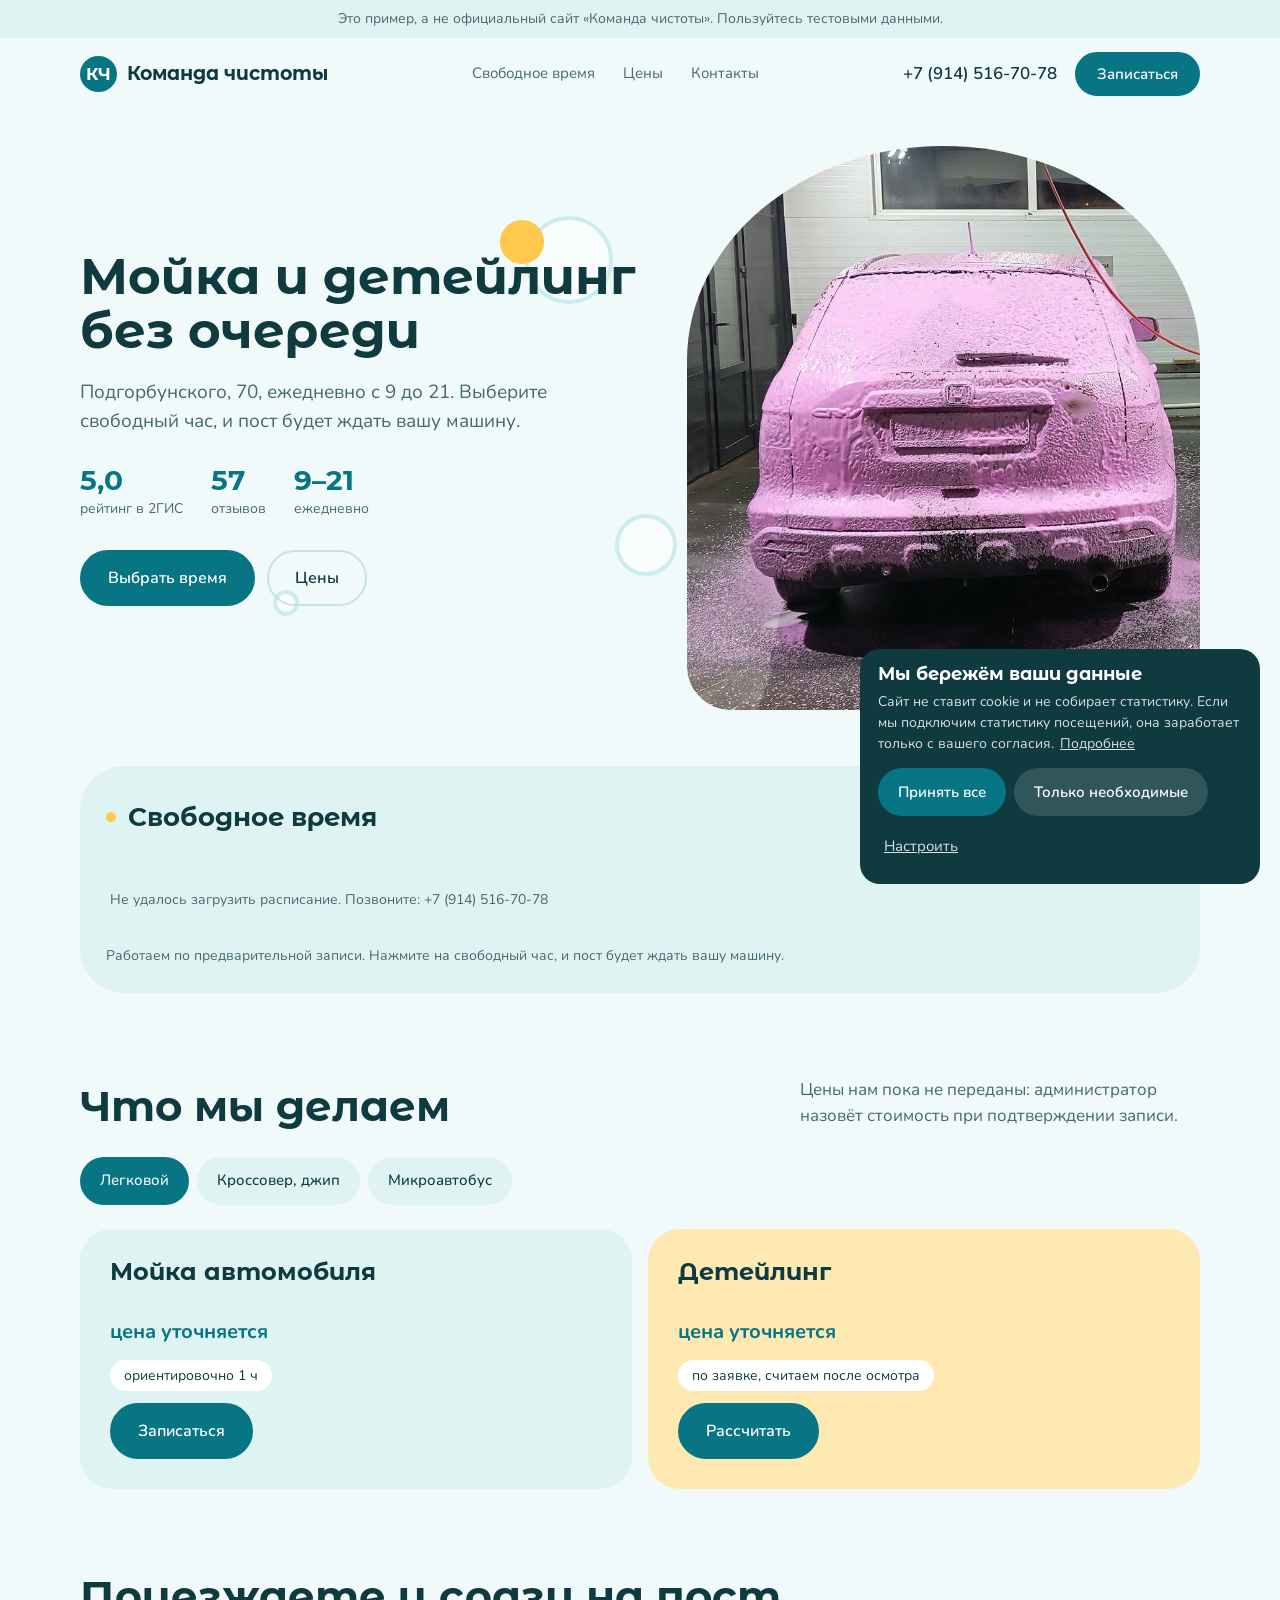
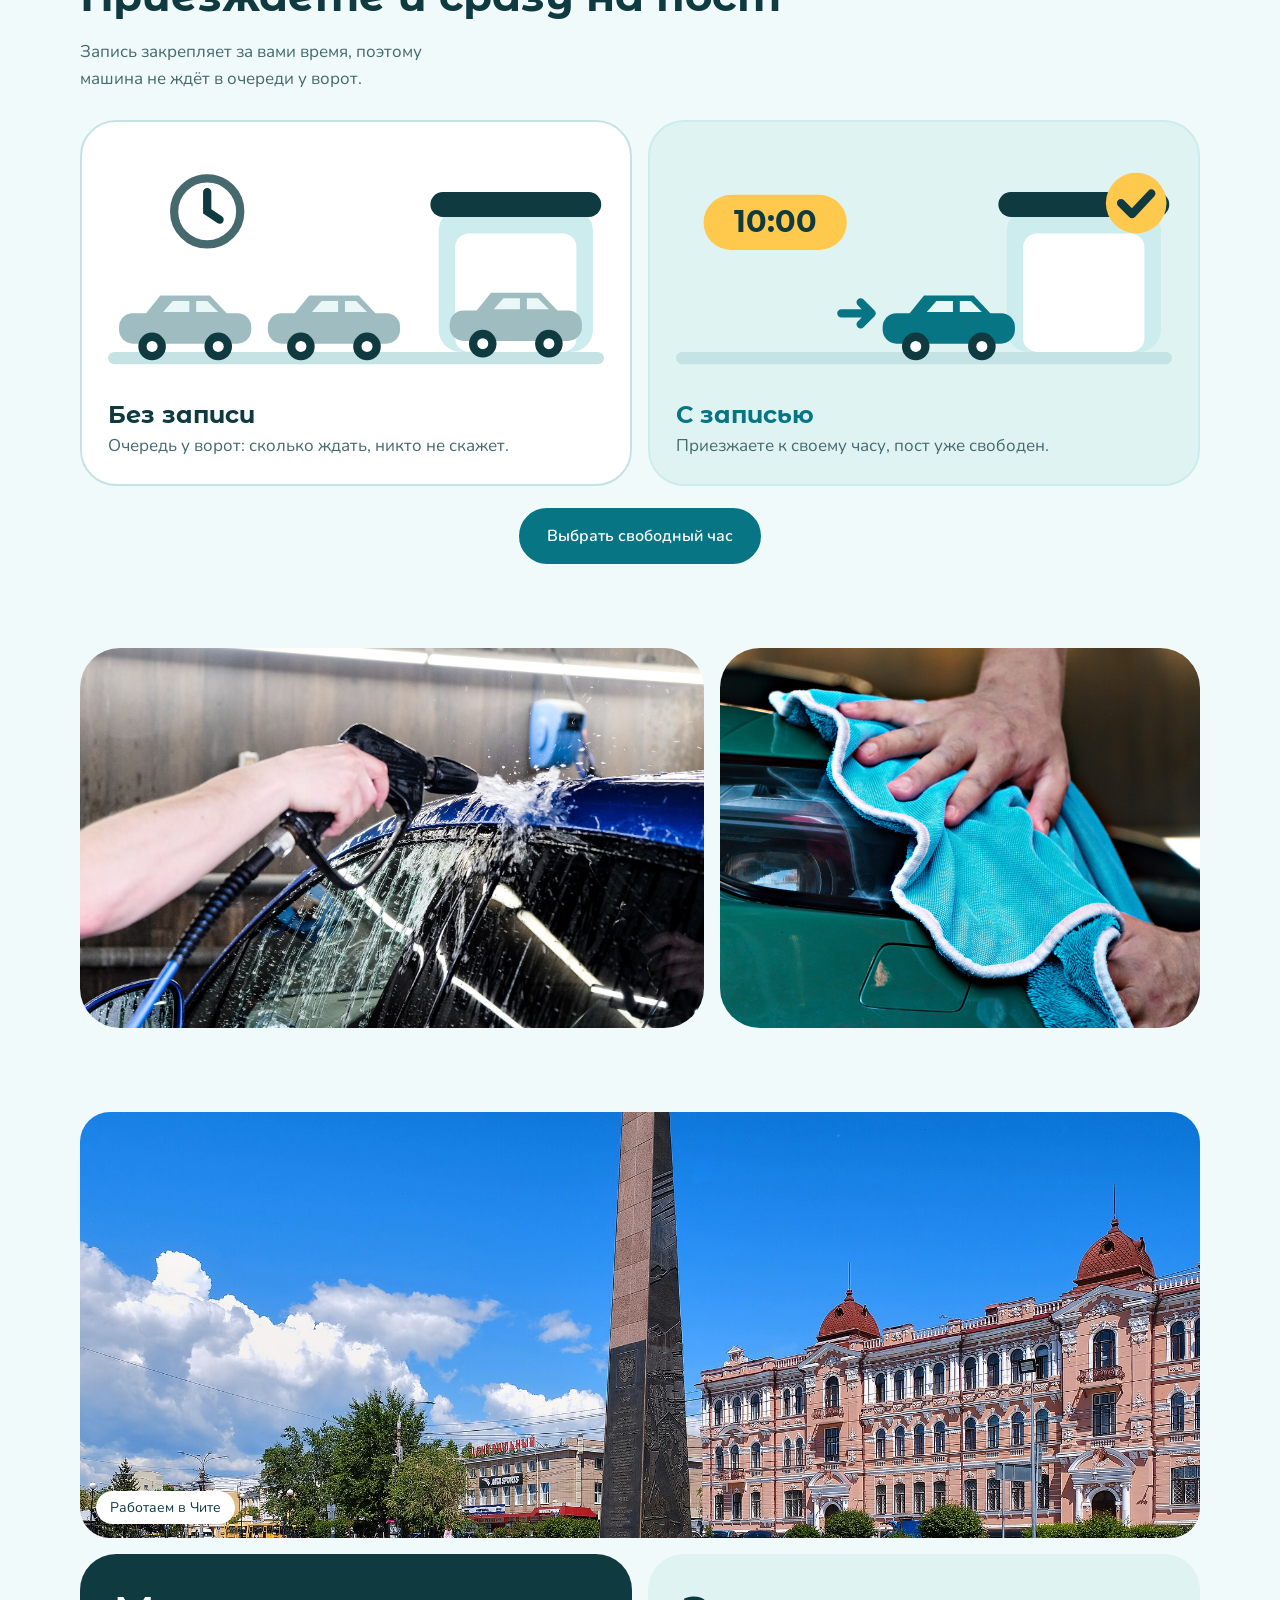
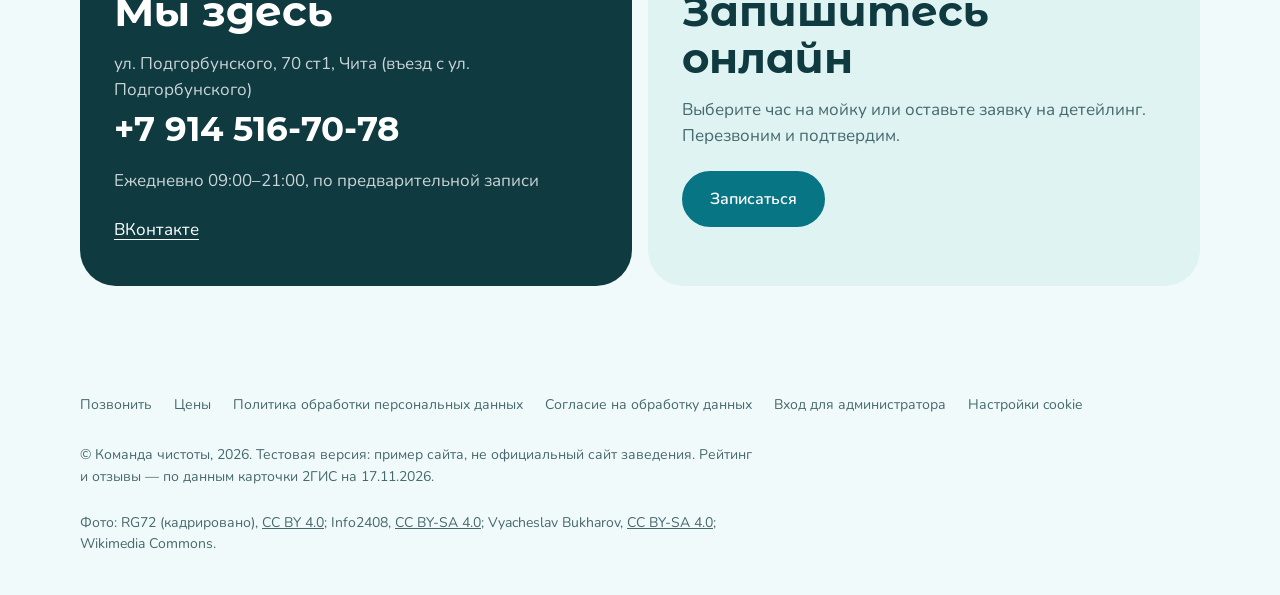
<file: index.html>
<!DOCTYPE html>
<html lang="ru">
<head>
<meta name="robots" content="noindex">
<meta charset="utf-8">
<!-- Странице можно грузить только свои файлы, обращаться только к Worker и (после согласия на cookie) к Метрике -->
<meta http-equiv="Content-Security-Policy" content="default-src 'self'; script-src 'self' 'unsafe-inline' https://mc.yandex.ru https://yastatic.net; style-src 'self' 'unsafe-inline'; img-src 'self' data: https://mc.yandex.ru https://mc.yandex.com; font-src 'self'; connect-src 'self' https://komanda-zayavki.kenny-ki.workers.dev https://mc.yandex.ru https://mc.yandex.com; frame-src 'none'; object-src 'none'; base-uri 'self'; form-action 'self'">
<meta name="referrer" content="strict-origin-when-cross-origin">
<meta name="viewport" content="width=device-width, initial-scale=1">
<title>Команда чистоты — студия детейлинга и автомойка в Чите</title>
<meta name="description" content="Команда чистоты, студия детейлинга и автомойка в Чите, ул. Подгорбунского, 70 ст1. Ежедневно с 9:00 до 21:00, запись онлайн на свободное время.">
<meta name="theme-color" content="#f1fafa">
<link rel="icon" href="data:image/svg+xml,%3Csvg%20xmlns%3D%22http%3A%2F%2Fwww.w3.org%2F2000%2Fsvg%22%20viewBox%3D%220%200%2064%2064%22%3E%3Crect%20width%3D%2264%22%20height%3D%2264%22%20rx%3D%2214%22%20fill%3D%22%23087584%22%2F%3E%3Ctext%20x%3D%2232%22%20y%3D%2243%22%20text-anchor%3D%22middle%22%20font-size%3D%2230%22%20font-family%3D%22Arial%2Csans-serif%22%20font-weight%3D%22700%22%20fill%3D%22%23ffffff%22%3E%D0%9A%D0%A7%3C%2Ftext%3E%3C%2Fsvg%3E">
<link rel="stylesheet" href="fonts/fonts.css">
<style>
:root{--bg:#f1fafa;--surface:#ffffff;--soft:#dff3f3;--ink:#0e3a40;--mute:#46696e;--accent:#087584;--on-accent:#ffffff;--accent-soft:#cdeced;--line:#c5e3e4;--dark:#0e3a40;--on-dark:#ffffff;--live:#ffc94d;--scrim:rgba(8,40,46,.55);--ov:rgba(8,40,46,.5);--r:30px;--rs:20px;--rm:50%;--rl:44px;--rb:999px;--bw:2px;--dw:700;--dtrack:0;--dcase:none;--accent-h:#06606c;--accent-t:#087584;--live-a:#ffc94de6;--display:'Montserrat Alternates','Arial Rounded MT Bold',sans-serif;--text:Nunito,system-ui,sans-serif}
/* Общая основа сайтов «Чита»: всё управляется переменными темы. Оформление, шрифты и композицию каждый сайт задаёт сам. */
*{box-sizing:border-box;margin:0}
[hidden]{display:none!important}
html{scroll-behavior:smooth;scroll-padding-top:84px;-webkit-text-size-adjust:100%}
body{background:var(--bg);color:var(--ink);font:400 17px/1.55 var(--text);-webkit-font-smoothing:antialiased;overflow-x:hidden}
body.lock{overflow:hidden}
img{display:block;width:100%;height:100%;object-fit:cover}
a{color:inherit;text-decoration:none}
button,input,select,textarea{font:inherit;color:inherit}
:focus-visible{outline:3px solid var(--accent);outline-offset:3px}
::selection{background:var(--accent-soft)}
.skip{position:absolute;left:-9999px}.skip:focus{left:16px;top:8px;z-index:99;background:var(--ink);color:var(--bg);padding:8px 14px;border-radius:999px}
.wrap{max-width:1160px;margin:0 auto;padding:0 20px}
h1,h2,h3{font-family:var(--display);font-weight:var(--dw);letter-spacing:var(--dtrack);text-transform:var(--dcase);line-height:1.1}
h1{font-size:clamp(38px,6vw,68px)}
h2{font-size:clamp(28px,4vw,42px)}
.btn{display:inline-flex;align-items:center;justify-content:center;gap:8px;border:var(--bw) solid var(--accent);cursor:pointer;font:600 16px var(--text);padding:15px 26px;min-height:48px;border-radius:var(--rb);background:var(--accent);color:var(--on-accent);transition:transform .2s,background .2s,color .2s}
.btn:hover{background:var(--accent-h);border-color:var(--accent-h);transform:translateY(-2px)}
.btn:disabled{opacity:.6;cursor:default;transform:none}
.btn.soft{background:transparent;color:var(--ink);border-color:var(--line)}
.btn.soft:hover{background:var(--soft);border-color:var(--ink)}
.live{display:inline-block;width:10px;height:10px;border-radius:50%;background:var(--live);animation:pulse 2s infinite;flex:none}
@keyframes pulse{0%{box-shadow:0 0 0 0 var(--live-a)}70%,100%{box-shadow:0 0 0 10px transparent}}
.ic{width:1.2em;height:1.2em;fill:none;stroke:currentColor;stroke-width:1.8;stroke-linecap:round;stroke-linejoin:round;flex:none}

/* плашка тестовой версии */
.demo{background:var(--soft);font-size:14px;text-align:center;padding:8px 20px;color:var(--mute)}
/* на телефоне — одна строка, чтобы первый экран достался заголовку и кнопке записи */
@media(max-width:600px){.demo{font-size:12.5px;padding:6px 16px;white-space:nowrap;overflow:hidden;text-overflow:ellipsis}.demo-x{display:none}}

/* шапка */
header{position:sticky;top:0;z-index:40;background:var(--bg)}
.nav{display:flex;align-items:center;justify-content:space-between;height:72px;gap:16px}
.logo{display:flex;align-items:center;gap:10px;font:var(--dw) 24px var(--display);text-transform:var(--dcase);letter-spacing:var(--dtrack)}
.logo i{min-width:36px;height:36px;padding:0 6px;border-radius:var(--rm);background:var(--accent);color:var(--on-accent);display:grid;place-items:center;font-style:normal;font-size:17px;position:relative}
nav{display:flex;gap:28px;color:var(--mute);font-size:15px}
nav a:hover{color:var(--ink)}
.nav-r{display:flex;align-items:center;gap:18px}
.nav-r .btn{padding:10px 20px;font-size:15px;min-height:44px}
.tel{font-weight:600}
@media(max-width:860px){nav{display:none}}
@media(max-width:520px){.tel{display:none}}

/* общие блоки */
main section,main .board{margin-bottom:84px}
.head{display:flex;justify-content:space-between;align-items:end;gap:20px;flex-wrap:wrap;margin-bottom:28px}
.head p{color:var(--mute);max-width:400px}

/* первый экран: варианты */
.hero{padding:36px 0 56px}
.hero .lead{color:var(--mute);font-size:19px;margin:20px 0 30px;max-width:480px}
.hero .cta{display:flex;gap:12px;flex-wrap:wrap}
.hero .pic{overflow:hidden;background:var(--soft);border-radius:var(--rl)}
.hero.v-split{display:grid;grid-template-columns:1.05fr .95fr;gap:40px;align-items:center}
.hero.v-split .pic{aspect-ratio:4/3.4}
/* на телефоне сначала заголовок и кнопка записи, фото под ними */
@media(max-width:820px){.hero.v-split{grid-template-columns:1fr;padding-top:12px;gap:24px}.hero.v-split .pic{aspect-ratio:16/11}}
.hero.v-full{position:relative;display:grid;align-items:end;min-height:min(78vh,640px);padding:0;border-radius:var(--rl);overflow:hidden;color:var(--on-dark);margin-top:8px}
.hero.v-full{margin-bottom:56px}
.hero.v-full .pic{position:absolute;inset:0;border-radius:0}
.hero.v-full .pic::after{content:"";position:absolute;inset:0;background:var(--ov)}
.hero.v-full .in{position:relative;z-index:1;padding:clamp(24px,5vw,56px);max-width:760px}
.hero.v-full .lead{color:inherit;opacity:.9}
.hero.v-center{text-align:center}
.hero.v-center .in{max-width:800px;margin:0 auto 36px}
.hero.v-center .lead{margin-left:auto;margin-right:auto}
.hero.v-center .cta{justify-content:center}
.hero.v-center .pic{aspect-ratio:21/9}
@media(max-width:700px){.hero.v-center .pic{aspect-ratio:4/3}}

/* свободное время */
.board{background:var(--soft);border-radius:var(--rl);padding:26px}
.board-top{display:flex;justify-content:space-between;align-items:center;gap:16px;flex-wrap:wrap;margin-bottom:18px}
.board h2{font-size:26px;display:flex;align-items:center;gap:12px}
.tabs{display:flex;gap:6px;background:var(--surface);padding:5px;border-radius:999px;overflow-x:auto;scrollbar-width:none}
.tabs button{border:0;background:none;cursor:pointer;font-weight:500;font-size:14px;min-height:40px;padding:8px 16px;border-radius:999px;color:var(--mute);white-space:nowrap}
.tabs button[aria-pressed="true"]{background:var(--ink);color:var(--bg)}
/* все часы в одной строке: на компьютере делят ширину поровну, на узком экране лента листается (колёсико, перетаскивание, полоса прокрутки) */
.hours{--hg:10px;display:flex;flex-wrap:nowrap;gap:var(--hg);overflow-x:auto;scrollbar-width:thin;padding-bottom:6px;cursor:grab;-webkit-overflow-scrolling:touch}
.hours > .hour{flex:1 1 0;min-width:68px;max-width:130px}
.hours > .hour:first-child{margin-left:auto}
.hours > .hour:last-child{margin-right:auto}
.hours.drag{cursor:grabbing}
.hours.drag .hour{pointer-events:none}
.hour{border:0;font:600 18px var(--display);letter-spacing:.5px;padding:16px 0;border-radius:var(--rs);text-align:center;background:transparent;color:var(--mute);opacity:.75}
.hour.busy{text-decoration:line-through}
.hour.past{opacity:.4} /* прошедший час: бледный, без зачёркивания — не путать с занятым */
.hour.wait{text-decoration:none}
.hour.free{background:var(--surface);color:var(--accent-t);cursor:pointer;opacity:1;transition:transform .2s,background .2s,color .2s}
.hour.free:hover,.hour.free:focus-visible{background:var(--accent);color:var(--on-accent);transform:translateY(-3px)}
.board .note{margin-top:14px;color:var(--mute);font-size:14px}
.hours > p,.hours > .wait:only-child{flex:1 1 100%;max-width:none;margin:0;text-align:left;padding:16px 4px;margin:0;font:400 16px var(--text);text-decoration:none}
@media(max-width:600px){.board{padding:20px 16px}}
/* вид табло: rows — прямоугольные клетки с жирной рамкой, bar — сплошная шкала */
[data-bstyle="rows"] .hour{border:var(--bw) solid var(--ink);border-radius:var(--rs);opacity:1;color:var(--mute)}
[data-bstyle="rows"] .hour.free{border-color:var(--ink)}
[data-bstyle="rows"] .hour.past,[data-bstyle="rows"] .hour.busy{border-color:var(--line)}
[data-bstyle="bar"] .hours{--hg:0px;border:var(--bw) solid var(--ink);border-radius:var(--rs);padding-bottom:0;background:var(--surface)}
[data-bstyle="bar"] .hour{border-radius:0;border-right:var(--bw) solid var(--line);padding:18px 0}
[data-bstyle="bar"] .hour.free{background:var(--accent);color:var(--on-accent)}
[data-bstyle="bar"] .hour.free:hover{background:var(--ink);color:var(--bg);transform:none}
/* телефон: лента часов и вкладки дней обрезались по краю («13:0», «Послезавтр»), 17.11.2026.
   Часы — сеткой по 4 в ряд без прокрутки, вкладки — на всю ширину */
@media(max-width:600px){
  .board-top{display:grid;grid-template-columns:minmax(0,1fr)}
  .tabs{width:100%}
  .tabs button{flex:1 1 0;min-width:0;padding:8px 2px;font-size:13px;letter-spacing:0}
  .hours{display:grid;grid-template-columns:repeat(4,minmax(0,1fr));overflow:visible;cursor:auto;padding-bottom:0}
  /* :first-child/:last-child — иначе margin:auto от широкой ленты сжимает первый и последний час в кружок (17.11.2026) */
  .hours > .hour,.hours > .hour:first-child,.hours > .hour:last-child{min-width:0;max-width:none;margin:0;font-size:15px;letter-spacing:0;padding:13px 0}
  .hours > p,.hours > .wait:only-child{grid-column:1/-1}
  [data-bstyle="bar"] .hours{overflow:hidden}
  [data-bstyle="bar"] .hour{border-bottom:var(--bw) solid var(--line)}
}

/* цены */
.chips{display:flex;gap:8px;flex-wrap:wrap;margin-bottom:24px}
.chips button{border:var(--bw) solid transparent;cursor:pointer;font-weight:500;font-size:15px;min-height:44px;padding:10px 18px;border-radius:999px;background:var(--soft);transition:background .2s}
.chips button:hover{background:var(--line)}
.chips button[aria-pressed="true"]{background:var(--accent);color:var(--on-accent)}
.plans{display:grid;grid-template-columns:repeat(auto-fit,minmax(var(--plan-min,280px),1fr));gap:16px}
.plan{border-radius:var(--r);padding:30px;background:var(--soft);display:flex;flex-direction:column;gap:12px}
.plan.alt{background:var(--accent-soft)}
.plan h3{font-size:24px}
.plan .price{font:var(--dw) 46px/1.1 var(--display);letter-spacing:var(--dtrack)}
.plan .price .cur{font-size:.5em;color:var(--mute)}
.plan .price .from{font-size:.4em;color:var(--mute);margin-right:2px}
.plan .price .ask{font:500 20px var(--text);color:var(--mute);letter-spacing:0;text-transform:none}
.plan p{color:var(--mute)}
.plan .time{display:inline-block;align-self:flex-start;background:var(--surface);border-radius:999px;padding:5px 14px;font-size:14px}
.plan .btn{align-self:flex-start;margin-top:auto}
@media(max-width:700px){.plan{padding:24px}}
/* list и table — прайс строками */
[data-plans="list"] .plans,[data-plans="table"] .plans{grid-template-columns:1fr;gap:0}
[data-plans="list"] .plan,[data-plans="table"] .plan{display:grid;grid-template-columns:minmax(0,1fr) auto auto;grid-template-areas:"h pr b" "p t b";align-items:center;gap:4px 28px;padding:22px 0;border-radius:0;background:none;border-bottom:var(--bw) solid var(--line)}
[data-plans="list"] .plan.alt,[data-plans="table"] .plan.alt{background:none}
[data-plans="list"] .plan h3,[data-plans="table"] .plan h3{grid-area:h;font-size:22px}
[data-plans="list"] .plan p,[data-plans="table"] .plan p{grid-area:p}
[data-plans="list"] .plan .price,[data-plans="table"] .plan .price{grid-area:pr;font-size:32px;text-align:right}
[data-plans="list"] .plan .time,[data-plans="table"] .plan .time{grid-area:t;justify-self:end;background:none;padding:0;color:var(--mute)}
[data-plans="list"] .plan .btn,[data-plans="table"] .plan .btn{grid-area:b;align-self:center;margin:0}
[data-plans="table"] .plans{border:var(--bw) solid var(--ink);border-radius:var(--r);overflow:hidden;background:var(--surface)}
[data-plans="table"] .plan{padding:20px 24px;border-bottom:var(--bw) solid var(--ink)}
[data-plans="table"] .plan:last-child{border-bottom:0}
@media(max-width:700px){
  [data-plans="list"] .plan,[data-plans="table"] .plan{grid-template-columns:minmax(0,1fr);grid-template-areas:"h" "p" "pr" "t" "b";gap:6px}
  [data-plans="list"] .plan .price,[data-plans="table"] .plan .price,[data-plans="list"] .plan .time,[data-plans="table"] .plan .time{text-align:left;justify-self:start}
  [data-plans="table"] .plan{padding:18px}
}

/* допуслуги */
.extras{display:grid;grid-template-columns:.9fr 1.1fr;gap:16px}
.extras .pic{border-radius:var(--r);overflow:hidden;min-height:340px}
.list{background:var(--soft);border-radius:var(--r);padding:12px 26px 20px}
.list h3{font-size:22px;margin:16px 0 4px}
.list ul{list-style:none;padding:0}
.list li{display:grid;grid-template-columns:1fr auto;gap:2px 12px;padding:10px 0}
.list li b{font-weight:600;white-space:nowrap}
.list li small{grid-column:1/-1;color:var(--mute);font-size:14px}
@media(max-width:820px){.extras{grid-template-columns:1fr}.extras .pic{min-height:220px}}

/* как это работает */
.steps{display:grid;grid-template-columns:repeat(3,1fr);gap:16px}
.step{background:var(--soft);border-radius:var(--r);padding:28px}
.step i{width:48px;height:48px;border-radius:var(--rm);background:var(--accent-soft);color:var(--accent-t);display:grid;place-items:center;margin-bottom:16px;font-style:normal;font-size:24px}
.step h3{font-size:22px;margin-bottom:8px}
.step p{color:var(--mute)}
@media(max-width:700px){.steps{grid-template-columns:1fr}}

/* фото */
.strip{display:grid;grid-template-columns:1.3fr 1fr;grid-template-rows:380px;gap:16px}
.strip.three{grid-template-columns:1.2fr 1fr 1fr}
.strip figure{border-radius:var(--r);overflow:hidden}
@media(max-width:700px){.strip,.strip.three{grid-template-columns:1fr;grid-template-rows:none}.strip figure{aspect-ratio:16/10}}

/* контакты */
.hero .pic.art{display:grid;place-items:center;background:var(--soft)}
.hero .pic.art svg{width:100%;height:100%;display:block}
/* свой блок сайта (sites/_art.mjs → sig): карточки с векторной картинкой; цвета берутся из темы */
.sg-g{display:grid;grid-template-columns:1fr 1fr;gap:16px}
.sg-g.three{grid-template-columns:repeat(3,1fr)}
.sg-g.one{grid-template-columns:1fr}
.sg-c{margin:0;background:var(--surface);border:var(--bw) solid var(--line);border-radius:var(--r);padding:24px}
.sg-c.on{background:var(--soft);border-color:var(--accent-soft)}
.sg-c svg{display:block;width:100%;height:auto;margin-bottom:16px}
.sg-c figcaption{color:var(--mute)}
.sg-c figcaption b{display:block;font:var(--dw) 22px/1.2 var(--display);letter-spacing:var(--dtrack);text-transform:var(--dcase);color:var(--ink);margin-bottom:4px}
.sg-cta{margin-top:22px;text-align:center}
@media(max-width:800px){.sg-g,.sg-g.three{grid-template-columns:1fr}.sg-c{padding:18px}}
.a-acc{fill:var(--accent)}.a-ink{fill:var(--ink)}.a-soft{fill:var(--accent-soft)}.a-live{fill:var(--live)}.a-surf{fill:var(--surface)}
.a-mute{fill:var(--line)}.a-line{fill:var(--line)}.a-glass{fill:var(--soft)}.a-bg{fill:var(--soft)}
.a-ring{stroke:var(--mute);stroke-width:6}.a-hand{fill:none;stroke:var(--ink);stroke-width:6;stroke-linecap:round}
.a-tick{fill:none;stroke:var(--ink);stroke-width:6;stroke-linecap:round;stroke-linejoin:round}
.a-arrow{fill:none;stroke:var(--accent);stroke-width:6;stroke-linecap:round;stroke-linejoin:round}
.a-tickw{fill:none;stroke:var(--on-accent);stroke-width:7;stroke-linecap:round;stroke-linejoin:round}
.a-t{font:700 20px var(--display);fill:var(--ink)}.a-ts{font:600 15px var(--text);fill:var(--mute)}.a-tw{font:700 18px var(--display);fill:var(--on-accent)}
.contact{display:grid;grid-template-columns:1fr 1fr;gap:16px}
.city{position:relative;margin-bottom:16px;border-radius:var(--r);overflow:hidden;aspect-ratio:21/8}
.city figcaption{position:absolute;left:16px;bottom:14px;background:var(--surface);color:var(--ink);font-size:14px;padding:6px 14px;border-radius:var(--rb)}
@media(max-width:700px){.city{aspect-ratio:16/10}}
.card{border-radius:var(--r);padding:34px;background:var(--soft)}
.card.dark{background:var(--dark);color:var(--on-dark)}
.card.dark p{opacity:.78}
.card.dark a:hover{text-decoration:underline;text-underline-offset:4px}
.card h2{margin-bottom:16px}
.card .big{font:var(--dw) 34px/1.2 var(--display);display:block;margin:6px 0 18px}
.card .txt{color:var(--mute);margin-bottom:22px}
.card .links{display:flex;gap:14px;flex-wrap:wrap;margin-top:14px}
.card .links a{text-decoration:underline;text-underline-offset:4px}
@media(max-width:700px){.contact{grid-template-columns:minmax(0,1fr)}.card{padding:26px}.card .big{font-size:clamp(19px,6vw,30px)}}
/* номер не переносится по дефису; карточка не шире колонки даже при широком шрифте (Detailing №1, 17.11.2026) */
.contact > *{min-width:0}
.card .big{white-space:nowrap;overflow:hidden;text-overflow:ellipsis}

/* подвал */
footer{padding:12px 0 40px;color:var(--mute);font-size:14px}
footer .lnk{display:flex;flex-wrap:wrap;gap:8px 22px;margin-bottom:18px}
footer .lnk a:hover,footer .lnk button:hover{color:var(--ink)}
footer .legal{display:flex;justify-content:space-between;gap:24px;flex-wrap:wrap}
footer .legal p{max-width:680px}
footer .legal a{text-decoration:underline}
.cclink{font:inherit;color:inherit;background:none;border:0;padding:0;cursor:pointer}

/* запись: выезжающая панель */
#book{position:fixed;inset:0;z-index:60;visibility:hidden;transition:visibility 0s .38s}
#book.open{visibility:visible;transition:none}
.ovl{position:absolute;inset:0;background:var(--scrim);opacity:0;transition:opacity .3s}
#book.open .ovl{opacity:1}
.drawer{position:absolute;top:0;right:0;bottom:0;width:min(500px,100%);background:var(--surface);color:var(--ink);border-radius:var(--rl) 0 0 var(--rl);overflow:hidden;display:flex;flex-direction:column;transform:translateX(100%);transition:transform .38s cubic-bezier(.2,.8,.2,1)}
#book.open .drawer{transform:none}
@media(max-width:520px){.drawer{border-radius:0}}
.dh{display:flex;align-items:center;justify-content:space-between;padding:18px 24px;background:var(--soft)}
.dh h2{font-size:28px;display:flex;align-items:center;gap:10px}
.dh h2:focus{outline:none}
.x{width:46px;height:46px;border:0;border-radius:50%;background:var(--surface);cursor:pointer;display:grid;place-items:center;transition:background .2s}
.x:hover{background:var(--accent-soft)}
.x svg{width:20px;height:20px;stroke:var(--ink);stroke-width:2;fill:none}
.db{flex:1;overflow-y:auto;padding:24px;overscroll-behavior:contain}
#f{display:grid;gap:20px}
#f label,.field{display:grid;gap:8px}
.lbl{font-weight:600}
#f select,#f input:not([type=checkbox]),#f textarea{width:100%;min-height:52px;padding:12px 16px;border:var(--bw) solid transparent;border-radius:var(--rs);background:var(--soft);color:var(--ink);font-size:16px}
#f textarea{min-height:92px;resize:vertical}
#f select{-webkit-appearance:none;appearance:none;padding-right:44px;background:var(--soft) url("data:image/svg+xml,%3Csvg xmlns='http://www.w3.org/2000/svg' viewBox='0 0 24 24' fill='none' stroke='%23888' stroke-width='2'%3E%3Cpath d='m6 9 6 6 6-6'/%3E%3C/svg%3E") no-repeat right 14px center/18px}
#f select option{background:var(--surface);color:var(--ink)}
#f select:focus,#f input:not([type=checkbox]):focus,#f textarea:focus{outline:2px solid var(--accent);outline-offset:0}
input::placeholder,textarea::placeholder{color:var(--mute)}
.hint{font-size:14px;color:var(--mute)}
details.more summary{cursor:pointer;color:var(--accent-t);font-weight:600;list-style:none;display:flex;align-items:center;gap:8px;min-height:44px}
details.more summary::-webkit-details-marker{display:none}
details.more summary::before{content:"+";width:26px;height:26px;border-radius:50%;background:var(--accent-soft);display:grid;place-items:center;transition:transform .2s}
details.more[open] summary::before{transform:rotate(45deg)}
.ex{display:grid;gap:2px;margin-top:6px}
.ex label{display:grid!important;grid-template-columns:22px 1fr auto;align-items:center;gap:12px!important;min-height:44px;cursor:pointer}
.ex input{width:20px;height:20px;accent-color:var(--accent)}
.ex b{font-weight:600;white-space:nowrap}
.sum{display:flex;justify-content:space-between;align-items:center;gap:12px;padding:16px 18px;border-radius:var(--rs);background:var(--accent-soft)}
.sum small{display:block;color:var(--mute);font-size:13px}
.sum b.ask{font:600 18px var(--text);text-transform:none;letter-spacing:0;text-align:right;white-space:normal}
.sum b{font:var(--dw) 28px/1 var(--display);text-transform:none;white-space:nowrap}
#f > *,#f .field > *{min-width:0} /* иначе сетка формы растягивается по ленте дней и лента не листается */
#f{grid-template-columns:minmax(0,1fr)}
.ddw{position:relative;min-width:0}
.dd{display:flex;gap:8px;overflow-x:auto;padding-bottom:4px;scrollbar-width:none;scroll-behavior:smooth;cursor:grab}
.dd.drag{cursor:grabbing;scroll-behavior:auto}
.dd.drag button{pointer-events:none}
.ddn{position:absolute;top:50%;transform:translateY(calc(-50% - 2px));z-index:2;width:44px;height:44px;border:0;border-radius:50%;background:var(--ink);color:var(--bg);display:grid;place-items:center;cursor:pointer;transition:background .2s}
.ddn:hover{background:var(--accent);color:var(--on-accent)}
.ddn svg{width:18px;height:18px;fill:none;stroke:currentColor;stroke-width:2.4;stroke-linecap:round;stroke-linejoin:round}
.ddn.prev{left:-6px}.ddn.next{right:-6px}
.dd button{flex:0 0 auto;border:0;cursor:pointer;background:var(--soft);border-radius:var(--rs);padding:10px 14px;min-width:66px;min-height:56px;font-size:13px;color:var(--mute);transition:background .2s}
.dd button b{display:block;font:var(--dw) 20px var(--display);color:var(--ink)}
.dd button.on{background:var(--ink);color:var(--bg)}
.dd button.on b{color:var(--bg)}
.picked{margin-bottom:10px;color:var(--mute);font-size:14px}
.slots{display:grid;grid-template-columns:repeat(auto-fill,minmax(84px,1fr));gap:8px}
.slot{min-height:46px;border:0;border-radius:999px;background:var(--soft);cursor:pointer;font:600 16px var(--display);letter-spacing:.4px;transition:background .15s}
.slot:hover{background:var(--accent-soft)}
.slot.on{background:var(--accent);color:var(--on-accent)}
.consent{grid-template-columns:22px 1fr!important;align-items:start;font-size:14px;color:var(--mute)}
.consent input{width:20px;height:20px;margin-top:2px;accent-color:var(--accent)}
.consent a{color:var(--accent-t);text-decoration:underline}
.ok{display:none;text-align:center;padding:40px 10px}
.ok i{width:72px;height:72px;border-radius:50%;background:var(--accent-soft);display:grid;place-items:center;margin:0 auto 18px;font-style:normal;font-size:32px;color:var(--accent-t)}
.ok h3{font-size:28px;margin-bottom:10px}
.ok p{color:var(--mute);margin-bottom:24px}
.err{display:none;margin-top:16px;padding:14px 16px;border-radius:var(--rs);background:#fbe4de;color:#8a2a1c}
.hp{position:absolute;left:-9999px;width:1px;height:1px;overflow:hidden}

/* согласие на cookie: показывается при первом визите; до ответа ничего не загружается */
.cc{position:fixed;left:16px;right:16px;bottom:calc(16px + env(safe-area-inset-bottom));z-index:50;max-width:560px;margin:0 auto;padding:20px;border-radius:20px;background:var(--dark);color:var(--on-dark);font-size:14px;line-height:1.5}
.cc h3{font-size:20px;margin-bottom:6px;display:flex;align-items:center;gap:10px}
.cc p{opacity:.85}
.cc a{text-decoration:underline}
.cc .opts{display:none;margin-top:14px;gap:8px}
.cc.more .opts{display:grid}
.cc .opt{display:grid;grid-template-columns:22px 1fr;gap:10px;align-items:start;padding:12px 14px;border-radius:14px;background:rgba(255,255,255,.1);cursor:pointer}
.cc .opt input{width:20px;height:20px;margin-top:1px;accent-color:var(--accent)}
.cc .opt b{display:block;font-weight:600}
.cc .opt span{opacity:.75}
.cc .row{display:flex;flex-wrap:wrap;gap:8px;margin-top:14px}
.cc .btn{padding:11px 18px;font-size:15px}
.cc .btn.ghost{background:rgba(255,255,255,.14);color:inherit;border-color:transparent}
.cc .btn.ghost:hover{background:rgba(255,255,255,.24)}
.cc .lnkbtn{background:none;border:0;color:inherit;opacity:.85;text-decoration:underline;cursor:pointer;padding:11px 6px;font-size:15px}
@media(max-width:520px){.cc{left:10px;right:10px;padding:14px 14px 6px;border-radius:16px;font-size:13px;line-height:1.4}.cc h3{font-size:17px;margin-bottom:4px}.cc .row{gap:8px;margin-top:10px}.cc .row .btn{flex:1 1 0;min-width:0;padding:11px 8px;font-size:14px;min-height:44px}.cc .row .lnkbtn{flex:1 0 100%;text-align:center;padding:12px 6px;min-height:44px}}
/* на широком экране баннер уходит в правый нижний угол: текст hero слева остаётся открытым */
@media(min-width:900px){.cc{left:auto;right:20px;margin:0;max-width:400px;padding:16px 18px}.cc h3{font-size:18px}}

/* зоны нажатия не меньше 44 px: подвал, контакты, шапка, подписи фото */
footer .lnk{gap:0 22px}
footer .lnk a,.cclink{display:inline-flex;align-items:center;min-height:44px}
footer .legal a{display:inline-block;padding:12px 4px;margin:-12px -4px}
.card a:not(.btn):not(.big){display:inline-flex;align-items:center;min-height:44px}
.card .links{gap:4px 18px}
.logo{min-height:44px}
@media(min-width:521px){.nav-r .tel{display:inline-flex;align-items:center;min-height:44px}}
.cc a{display:inline-block;padding:10px 2px;margin:-10px 0}

@media (prefers-reduced-motion:reduce){
  html{scroll-behavior:auto}
  .drawer,.ovl{transition:none}
  .live{animation:none}
  .btn:hover,.hour.free:hover{transform:none}
}

/* цифры из карточки 2ГИС под заголовком */
.facts{display:flex;gap:28px;flex-wrap:wrap;list-style:none;padding:0;margin:0 0 30px}
@media(max-width:440px){.facts{gap:18px;flex-wrap:nowrap;margin-bottom:22px}.facts li{min-width:0}}
.facts li{font-size:14px;color:var(--mute)}
.facts b{display:block;font:var(--dw) 36px/1 var(--display);letter-spacing:var(--dtrack);color:var(--ink);margin-bottom:4px}
.hero.v-full .facts li{color:inherit;opacity:.85}
.hero.v-full .facts b{color:inherit}

/* ---- оформление «Команда чистоты» ---- */

.logo i{border-radius:50%;background:var(--accent)}
.logo{font-size:19px}
h1{font-size:clamp(34px,4.3vw,50px);line-height:1.08;text-wrap:balance}
@media(max-width:440px){h1{font-size:29px}.hero .lead{font-size:17px;margin:14px 0 22px}}
.hero{position:relative;overflow-x:clip}
.hero.v-split .pic{border-radius:50% 50% 44px 44px / 38% 38% 44px 44px;aspect-ratio:4/4.4}
@media(max-width:820px){.hero.v-split .pic{aspect-ratio:4/3;border-radius:36px}}
.bubbles{position:absolute;inset:0;pointer-events:none;z-index:0}
.bubbles i{position:absolute;border-radius:50%;border:4px solid var(--accent-soft);background:rgba(255,255,255,.55)}
.bubbles i:nth-child(1){width:88px;height:88px;right:6%;top:-34px}
.bubbles i:nth-child(2){width:44px;height:44px;left:74%;top:-30px;background:var(--live);border-color:var(--live)}
.bubbles i:nth-child(3){width:26px;height:26px;left:34%;bottom:-10px}
.bubbles i:nth-child(4){width:62px;height:62px;right:-30px;bottom:30px}
@media(max-width:820px){.bubbles{display:none}}
.hero .in{position:relative}
.hero .in>*:not(.bubbles){position:relative;z-index:1}
.facts b{color:var(--accent);font-size:28px}
.board{background:var(--soft)}
.hour{border-radius:999px;font-size:17px}
.plan{border-radius:32px}
.plan:nth-child(even){background:#ffe9b3}
.plan:nth-child(even) .time{background:#fff}
.plan .price .ask{font:700 20px var(--text);color:var(--accent)}
.step{text-align:center;border-radius:36px;background:var(--surface)}
.step i{margin:0 auto 14px;width:64px;height:64px;font-size:28px}
.strip figure{border-radius:40px}
.duo-g{display:grid;grid-template-columns:1fr 1fr;gap:16px}
.duo-c{background:var(--surface);border:var(--bw) solid var(--line);border-radius:36px;padding:26px 26px 24px;margin:0}
.duo-c.on{background:var(--soft);border-color:var(--accent-soft)}
.duo-c svg{display:block;width:100%;height:auto;margin-bottom:18px}
.duo-c figcaption{color:var(--mute);font-size:17px}
.duo-c figcaption b{display:block;font:700 24px var(--display);color:var(--ink);margin-bottom:4px}
.duo-c.on figcaption b{color:var(--accent)}
.duo-cta{margin-top:22px;text-align:center}
@media(max-width:700px){.duo-g{grid-template-columns:1fr}.duo-c{padding:20px;border-radius:28px}}
.k-acc{fill:var(--accent)}.k-mute{fill:#9fbdc0}.k-ink{fill:var(--ink)}.k-hub{fill:#fff}.k-glass{fill:#e9f7f7}.k-soft{fill:var(--accent-soft)}
.k-hole{fill:#fff}.k-line{fill:var(--line)}.k-white{fill:#fff}.k-ring{stroke:var(--mute);stroke-width:6}.k-hand{fill:none;stroke:var(--ink);stroke-width:6;stroke-linecap:round}
.k-live{fill:var(--live)}.k-t{font:800 22px var(--display);fill:var(--ink)}.k-tick{fill:none;stroke:var(--ink);stroke-width:6;stroke-linecap:round;stroke-linejoin:round}
.card{border-radius:36px}

</style>
</head>
<body data-plans="cards" data-bstyle="pills">
<a class="skip" href="#tablo">Перейти к записи</a>
<div class="demo" role="note">Это пример, а не официальный сайт «Команда чистоты»<span class="demo-x">. Пользуйтесь тестовыми данными</span>.</div>

<header>
  <div class="wrap nav">
    <a class="logo" href="#" aria-label="Команда чистоты, наверх"><i aria-hidden="true">КЧ</i>Команда чистоты</a>
    <nav aria-label="Разделы"><a href="#tablo" data-board>Свободное время</a><a href="#ceny">Цены</a><a data-extras href="#dop">Дополнительно</a><a href="#kontakty">Контакты</a></nav>
    <div class="nav-r">
      <a class="tel" id="h-tel" href="tel:+79145167078">+7 (914) 516-70-78</a>
      <button class="btn" type="button" data-book>Записаться</button>
    </div>
  </div>
</header>

<main class="wrap">
  <div class="hero v-split"><div class="in"><span class="bubbles" aria-hidden="true"><i></i><i></i><i></i><i></i></span><h1>Мойка и детейлинг без очереди</h1><p class="lead">Подгорбунского, 70, ежедневно с 9 до 21. Выберите свободный час, и пост будет ждать вашу машину.</p><ul class="facts"><li><b>5,0</b>рейтинг в 2ГИС</li><li><b>57</b>отзывов</li><li><b>9–21</b>ежедневно</li></ul><div class="cta"><a class="btn" href="#tablo">Выбрать время</a><a class="btn soft" href="#ceny">Цены</a></div></div><div class="pic"><img src="img/foam.jpg" width="1600" height="1000" alt="Машина в густой пене на мойке" fetchpriority="high"></div></div>
  <div class="board" id="tablo" data-board role="region" aria-labelledby="h-tablo"><div class="board-top"><h2 id="h-tablo"><span class="live" aria-hidden="true"></span>Свободное время</h2><div class="tabs" id="days-tabs" aria-label="День"></div></div><div class="hours" id="rows" aria-live="polite"><span class="hour wait">Загружаем…</span></div><noscript><p class="note">Расписание видно с включённым JavaScript. Записаться можно по телефону +7 (914) 516-70-78.</p></noscript><p class="note" id="board-note">Работаем по предварительной записи. Нажмите на свободный час, и пост будет ждать вашу машину.</p></div>
  <section id="ceny" aria-labelledby="h-ceny"><div class="head"><h2 id="h-ceny">Что мы делаем</h2><p>Цены нам пока не переданы: администратор назовёт стоимость при подтверждении записи.</p></div><div class="chips" id="chips" aria-label="Класс автомобиля"></div><div class="plans" id="plans"></div></section>
  <section class="duo" aria-labelledby="h-duo"><div class="head"><h2 id="h-duo">Приезжаете и сразу на пост</h2><p>Запись закрепляет за вами время, поэтому машина не ждёт в очереди у ворот.</p></div><div class="duo-g"><figure class="duo-c"><svg viewBox="0 0 360 170" role="img" aria-label="Три машины ждут в очереди у занятого поста"><rect class="k-line" x="0" y="148" width="360" height="9" rx="4.5"/><rect class="k-soft" x="240" y="44" width="112" height="104" rx="16"/><rect class="k-ink" x="234" y="32" width="124" height="18" rx="9"/><rect class="k-hole" x="252" y="62" width="88" height="86" rx="10"/><g transform="translate(248 102)"><rect class="k-mute" x="0" y="16" width="96" height="22" rx="10"/><path class="k-mute" d="M18 18 30 3h36l14 15z"/><path class="k-glass" d="M32 15 39 7h12v8zM56 7h8l8 8H56z"/><circle class="k-ink" cx="24" cy="40" r="10"/><circle class="k-hub" cx="24" cy="40" r="4"/><circle class="k-ink" cx="72" cy="40" r="10"/><circle class="k-hub" cx="72" cy="40" r="4"/></g><g transform="translate(8 104)"><rect class="k-mute" x="0" y="16" width="96" height="22" rx="10"/><path class="k-mute" d="M18 18 30 3h36l14 15z"/><path class="k-glass" d="M32 15 39 7h12v8zM56 7h8l8 8H56z"/><circle class="k-ink" cx="24" cy="40" r="10"/><circle class="k-hub" cx="24" cy="40" r="4"/><circle class="k-ink" cx="72" cy="40" r="10"/><circle class="k-hub" cx="72" cy="40" r="4"/></g><g transform="translate(116 104)"><rect class="k-mute" x="0" y="16" width="96" height="22" rx="10"/><path class="k-mute" d="M18 18 30 3h36l14 15z"/><path class="k-glass" d="M32 15 39 7h12v8zM56 7h8l8 8H56z"/><circle class="k-ink" cx="24" cy="40" r="10"/><circle class="k-hub" cx="24" cy="40" r="4"/><circle class="k-ink" cx="72" cy="40" r="10"/><circle class="k-hub" cx="72" cy="40" r="4"/></g><circle class="k-white k-ring" cx="72" cy="46" r="24"/><path class="k-hand" d="M72 32v14l9 6"/></svg><figcaption><b>Без записи</b>Очередь у ворот: сколько ждать, никто не скажет.</figcaption></figure><figure class="duo-c on"><svg viewBox="0 0 360 170" role="img" aria-label="Машина заезжает на свободный пост к назначенному часу"><rect class="k-line" x="0" y="148" width="360" height="9" rx="4.5"/><rect class="k-soft" x="240" y="44" width="112" height="104" rx="16"/><rect class="k-ink" x="234" y="32" width="124" height="18" rx="9"/><rect class="k-hole" x="252" y="62" width="88" height="86" rx="10"/><g transform="translate(150 104)"><rect class="k-acc" x="0" y="16" width="96" height="22" rx="10"/><path class="k-acc" d="M18 18 30 3h36l14 15z"/><path class="k-glass" d="M32 15 39 7h12v8zM56 7h8l8 8H56z"/><circle class="k-ink" cx="24" cy="40" r="10"/><circle class="k-hub" cx="24" cy="40" r="4"/><circle class="k-ink" cx="72" cy="40" r="10"/><circle class="k-hub" cx="72" cy="40" r="4"/></g><rect class="k-live" x="20" y="34" width="104" height="40" rx="20"/><text class="k-t" x="72" y="61" text-anchor="middle">10:00</text><circle class="k-live" cx="334" cy="40" r="22"/><path class="k-tick" d="m323 40 8 8 14-15"/><path class="k-acc" d="M120 120h22l-8-8m8 8-8 8" style="fill:none;stroke:var(--accent);stroke-width:6;stroke-linecap:round;stroke-linejoin:round"/></svg><figcaption><b>С записью</b>Приезжаете к своему часу, пост уже свободен.</figcaption></figure></div><p class="duo-cta"><a class="btn" href="#tablo">Выбрать свободный час</a></p></section>
  <section aria-label="Чита"><div class="strip"><figure><img src="img/wash.jpg" width="1600" height="1000" alt="Мойка кузова струёй воды под давлением" loading="lazy"></figure><figure><img src="img/towel.jpg" width="1600" height="1000" alt="Кузов протирают мягкой микрофиброй" loading="lazy"></figure></div></section>
  <section id="kontakty" aria-labelledby="h-kont"><figure class="city"><img src="img/stele.jpg" width="1600" height="1000" alt="Стела на площади в центре Читы" loading="lazy"><figcaption>Работаем в Чите</figcaption></figure><div class="contact"><div class="card dark"><h2 id="h-kont">Мы здесь</h2><p><a id="c-addr" href="#" target="_blank" rel="noopener">ул. Подгорбунского, 70 ст1, Чита (въезд с ул. Подгорбунского)</a></p><a class="big" id="c-tel" href="#"></a><p id="c-hrs"></p><div class="links" id="c-links"></div></div><div class="card"><h2>Запишитесь онлайн</h2><p class="txt">Выберите час на мойку или оставьте заявку на детейлинг. Перезвоним и подтвердим.</p><button class="btn" type="button" data-book>Записаться</button></div></div></section>
</main>

<footer>
  <div class="wrap">
    <div class="lnk" id="foot-lnk">
      <a href="tel:+79145167078">Позвонить</a>
      <a href="#ceny">Цены</a>
      <a href="privacy.html">Политика обработки персональных данных</a>
      <a href="soglasie.html">Согласие на обработку данных</a>
      <a href="admin.html">Вход для администратора</a>
    </div>
    <div class="legal">
      <p>© <span id="fbrand">Команда чистоты</span>, 2026. Тестовая версия: пример сайта, не официальный сайт заведения. Рейтинг и отзывы — по данным карточки 2ГИС на 17.11.2026.</p>
      <p>Фото: RG72 (кадрировано), <a href="https://creativecommons.org/licenses/by/4.0" target="_blank" rel="noopener">CC BY 4.0</a>; Info2408, <a href="https://creativecommons.org/licenses/by-sa/4.0" target="_blank" rel="noopener">CC BY-SA 4.0</a>; Vyacheslav Bukharov, <a href="https://creativecommons.org/licenses/by-sa/4.0" target="_blank" rel="noopener">CC BY-SA 4.0</a>; Wikimedia Commons.</p>
    </div>
  </div>
</footer>

<div id="book">
  <div class="ovl" id="ovl"></div>
  <aside class="drawer" id="drawer" role="dialog" aria-modal="true" aria-labelledby="dtitle" aria-hidden="true">
    <div class="dh">
      <h2 id="dtitle" tabindex="-1"><span class="live" aria-hidden="true"></span><span id="dtitle-t" data-book="Запись">Запись</span></h2>
      <button class="x" type="button" id="dclose" aria-label="Закрыть"><svg viewBox="0 0 24 24" aria-hidden="true"><path d="M6 6l12 12M18 6 6 18"/></svg></button>
    </div>
    <div class="db">
      <form id="f">
        <label id="lvl-wrap"><span class="lbl">Класс автомобиля</span><select name="level" id="level"></select></label>
        <label><span class="lbl">Услуга</span><select name="service" id="svc"></select></label>
        <details class="more only-book" id="more"><summary>Добавить услуги</summary><div class="ex" id="ex"></div></details>
        <p class="sum" id="sum"></p>
        <div class="field only-book"><span class="lbl">День</span><div class="ddw"><button class="ddn prev" type="button" id="dd-prev" aria-label="Предыдущие дни" hidden><svg viewBox="0 0 24 24" aria-hidden="true"><path d="m15 6-6 6 6 6"/></svg></button><div class="dd" id="days"></div><button class="ddn next" type="button" id="dd-next" aria-label="Следующие дни" hidden><svg viewBox="0 0 24 24" aria-hidden="true"><path d="m9 6 6 6-6 6"/></svg></button></div></div>
        <div class="field only-book"><span class="lbl">Время</span><div id="times" aria-live="polite"></div></div>
        <label class="only-req" hidden><span class="lbl">Автомобиль</span><input name="car" maxlength="80" autocomplete="off" placeholder="Марка и модель"></label>
        <label class="only-req" hidden><span class="lbl">Что нужно сделать</span><textarea name="comment" maxlength="300" placeholder="Коротко опишите задачу (необязательно)"></textarea></label>
        <label><span class="lbl">Имя</span><input name="name" required autocomplete="given-name" maxlength="40" placeholder="Как к вам обращаться"></label>
        <label><span class="lbl">Телефон</span><input name="phone" aria-describedby="phint" type="tel" inputmode="tel" required autocomplete="tel" maxlength="18" placeholder="+7 (___) ___-__-__" pattern="\+7 \(\d{3}\) \d{3}-\d{2}-\d{2}" title="Введите номер полностью: +7 (999) 123-45-67"><span class="hint" id="phint">Перезвоним, чтобы подтвердить</span></label>
        <!-- ловушка для ботов: поле скрыто от людей и программ чтения с экрана -->
        <label class="hp" aria-hidden="true">Сайт<input name="website" tabindex="-1" autocomplete="off"></label>
        <label class="consent"><input type="checkbox" name="consent" required><span>Я даю <a href="soglasie.html" target="_blank" rel="noopener">согласие на обработку персональных данных</a> (имя, телефон, данные автомобиля) для записи или расчёта</span></label>
        <button class="btn" type="submit">Записаться</button>
      </form>
      <div class="ok" id="ok" role="status">
        <i aria-hidden="true">✓</i>
        <h3>Заявка принята</h3>
        <p id="ok-text">Мы перезвоним и подтвердим.</p>
        <button class="btn" type="button" id="again">Готово</button>
      </div>
      <p class="err" id="err" role="alert"></p>
    </div>
  </aside>
</div>

<script src="app.js"></script>
</body>
</html>
</file>
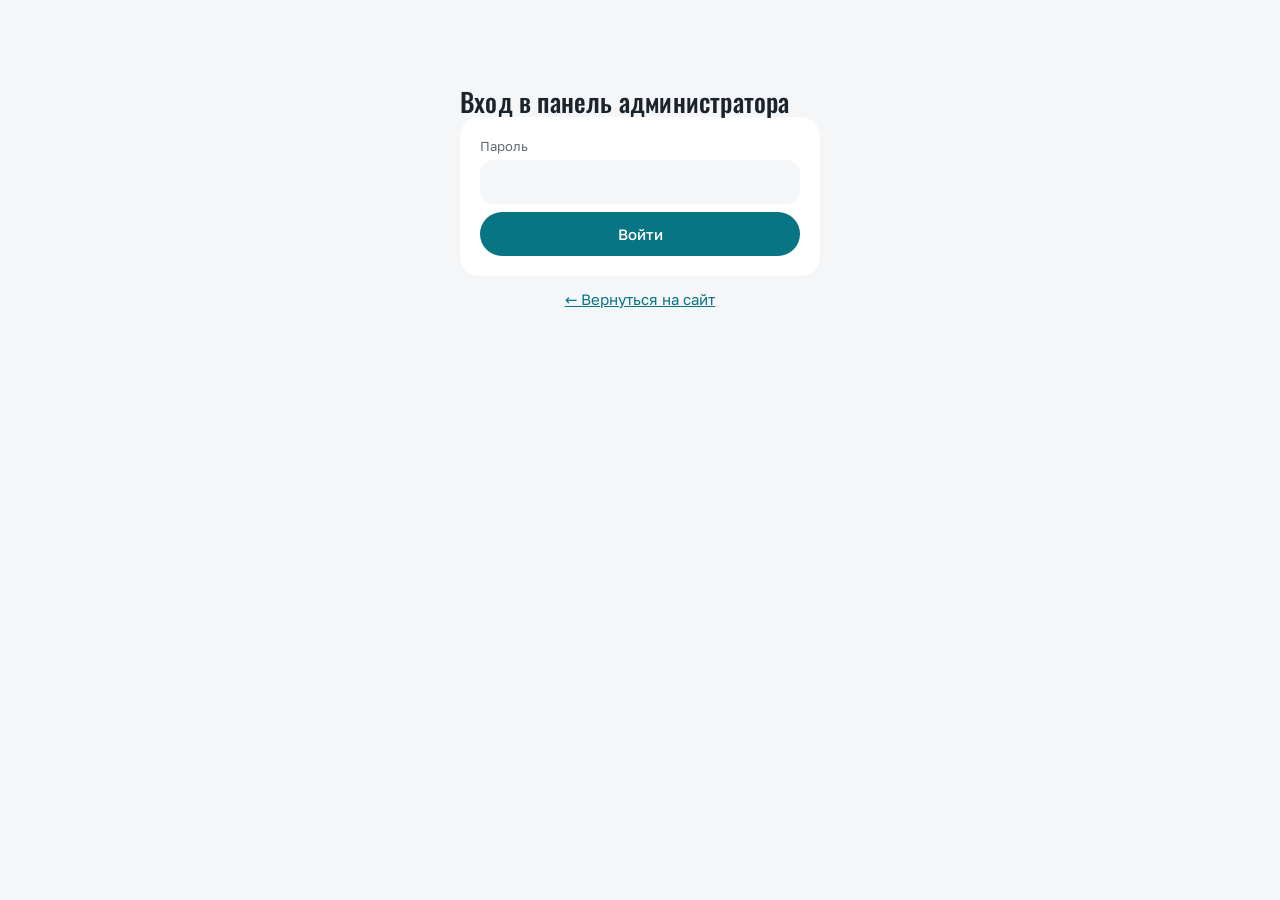
<file: admin.html>
<!DOCTYPE html>
<html lang="ru">
<head>
<meta charset="utf-8">
<!-- Только свои файлы и Worker; никаких сторонних скриптов рядом с паролем и записями клиентов -->
<meta http-equiv="Content-Security-Policy" content="default-src 'self'; script-src 'self' 'unsafe-inline'; style-src 'self' 'unsafe-inline'; img-src 'self' data:; font-src 'self'; connect-src https://komanda-zayavki.kenny-ki.workers.dev; frame-src 'none'; object-src 'none'; base-uri 'self'; form-action 'self'">
<meta name="referrer" content="no-referrer">
<meta name="viewport" content="width=device-width, initial-scale=1">
<meta name="robots" content="noindex, nofollow">
<!-- Панель нельзя открыть внутри чужой страницы (защита от подмены кликов) -->
<style>html{display:none}</style>
<script>if (window.top === window.self) document.documentElement.style.display = 'block'; else window.top.location = window.self.location;</script>
<title>Панель администратора</title>
<link rel="icon" type="image/png" href="favicon.png">
<link rel="stylesheet" href="fonts/fonts.css">
<style>
:root{--bg:#f4f6f8;--card:#ffffff;--ink:#1b232b;--muted:#5f6b75;--line:#e3e7eb;--line2:#d3d9df;--accent:#087584;--on-accent:#ffffff;--red:#b23a2e;--ok:#2f7a3e;--warn:#8a6414}
*{box-sizing:border-box;margin:0}
body{font-family:"Golos Text",system-ui,-apple-system,"Segoe UI",Roboto,sans-serif;background:var(--bg);color:var(--ink);line-height:1.5;font-size:15px;padding:24px 16px}
a{color:var(--accent)}
:focus-visible{outline:2px solid var(--accent);outline-offset:2px}
.wrap{max-width:1100px;margin:0 auto}
h1{font-size:24px;font-weight:600;letter-spacing:-.02em}
h2{font-size:18px;font-weight:600;margin:20px 0 8px}
h3{font-size:15px;font-weight:600;margin-bottom:6px}
.layout{display:grid;grid-template-columns:200px minmax(0,1fr);grid-template-areas:"top top" "tabs main";column-gap:32px}
.top{grid-area:top;padding-bottom:16px;border-bottom:1px solid var(--line);margin-bottom:24px}
.tabs{grid-area:tabs;align-self:start;flex-direction:column;gap:4px;margin:0;position:sticky;top:24px}
.tabs button{border:0;background:transparent;color:var(--muted);text-align:left;padding:12px;font-size:15px}
.tabs button.on{background:var(--ink);color:var(--bg)}
#pb,#pc{grid-area:main;min-width:0}
.card{background:var(--card);border:1px solid var(--line);border-radius:16px;padding:16px;margin-bottom:12px}
button{font:inherit;cursor:pointer;border-radius:12px;border:1px solid var(--line2);background:var(--card);color:var(--ink);padding:9px 14px;min-height:44px}
a.btnlink{display:inline-flex;align-items:center;font:inherit;border-radius:12px;border:1px solid var(--line2);background:var(--card);color:var(--ink);padding:9px 14px;min-height:44px;text-decoration:none}
button.primary{background:var(--accent);border-color:var(--accent);color:var(--on-accent);font-weight:500}
button.danger{background:var(--card);color:var(--red);border-color:var(--red)}
button:disabled{opacity:.5;cursor:default}
input,select{font:inherit;padding:9px 10px;min-height:44px;border:1px solid var(--line2);border-radius:12px;background:var(--bg);color:var(--ink);width:100%;min-width:0}
input:focus,select:focus{border-color:var(--ink)}
label.f{display:grid;gap:4px;font-size:13px;color:var(--muted)}
.row{display:flex;gap:8px;flex-wrap:wrap;align-items:flex-end}
.row>*{flex:1 1 140px}
.row>button{flex:0 0 auto}
.top{display:flex;justify-content:space-between;align-items:center;gap:8px}
.tabs{display:flex}
.bk{display:grid;grid-template-columns:70px 1fr auto;gap:10px;align-items:center;padding:12px 0;border-top:1px solid var(--line)}
.bk:first-child{border-top:0}
.bk .t{font-weight:600;font-size:18px}
.bk small{color:var(--muted)}
.badge{display:inline-block;font-size:12px;padding:1px 8px;border-radius:99px;border:1px solid currentColor;margin-left:6px}
.new{color:var(--warn)}.okb{color:var(--ok)}
.acts{display:flex;gap:6px;flex-wrap:wrap;justify-content:flex-end}
.days{font-weight:600;margin:16px 0 6px;text-transform:capitalize}
.hours{display:grid;grid-template-columns:repeat(auto-fill,minmax(110px,1fr));gap:6px;margin-top:8px}
/* вкладки настроек и закреплённая внизу кнопка сохранения */
.stabs{display:flex;flex-wrap:wrap;gap:6px;margin-bottom:14px}
.stabs button{min-height:40px;padding:8px 16px;background:transparent;color:var(--muted)}
.stabs button.on{background:var(--ink);color:var(--bg);border-color:var(--ink)}
.savebar{position:sticky;bottom:0;z-index:3;display:flex;flex-wrap:wrap;align-items:center;gap:12px;padding:12px 0;background:var(--bg);border-top:1px solid var(--line)}
.savebar .msg{margin:0;color:var(--muted)}
.savebar .msg.good{color:var(--ok)}.savebar .msg.err{color:var(--red)}
/* цены услуги: по рамке на тип кузова, внутри цена и минуты */
.lvls{display:grid;grid-template-columns:repeat(auto-fit,minmax(200px,1fr));gap:10px;margin-top:10px}
.lvl{border:1px solid var(--line);border-radius:14px;padding:10px 12px}
.lvl-t{font-size:13px;font-weight:600;color:var(--warn);margin-bottom:6px}
.lvl .two{display:grid;grid-template-columns:1fr 1fr;gap:8px}
.msg{margin:8px 0;font-size:14px}.msg.err{color:var(--red)}.msg.good{color:var(--ok)}
.hint{color:var(--muted);font-size:13px}
.empty{color:var(--muted);padding:12px 0}
/* допуслуги в ручной записи: на всю ширину формы, галочки сеткой */
.row>.exbox{flex:1 1 100%}
.exg{display:grid;grid-template-columns:repeat(auto-fill,minmax(220px,1fr));gap:4px 16px}
label.ex{display:grid;grid-template-columns:20px 1fr auto;align-items:center;gap:10px;min-height:40px;font-size:15px;color:var(--ink);cursor:pointer}
label.ex input{width:18px;height:18px;min-height:0;padding:0;accent-color:var(--accent)}
label.ex b{font-weight:500;white-space:nowrap}
/* итоговые цены */
.bk .price{margin-left:10px;font-weight:600;white-space:nowrap}
.days{display:flex;justify-content:space-between;align-items:baseline;gap:12px;flex-wrap:wrap}
.dsum{text-transform:none;font-weight:500;color:var(--muted);font-size:14px}
#mtot{font-size:16px;color:var(--ink);font-weight:600;margin-top:6px}
@media (max-width:760px){.layout{grid-template-columns:1fr;grid-template-areas:"top" "tabs" "main"}.tabs{flex-direction:row;margin-bottom:12px}.bk{grid-template-columns:60px 1fr}.acts{grid-column:1/-1;justify-content:flex-start}}
/* === Скругления: единый стиль форм и кнопок === */
button,a.btnlink{border-radius:999px}
input,select{border-radius:14px}
/* свой вид списков: Safari иначе рисует их светлыми, и текст на тёмной теме не читается */
select{-webkit-appearance:none;appearance:none;padding-right:36px;background:var(--bg) url("data:image/svg+xml,%3Csvg xmlns='http://www.w3.org/2000/svg' viewBox='0 0 24 24' fill='none' stroke='%231b232b' stroke-width='2'%3E%3Cpath d='m6 9 6 6 6-6'/%3E%3C/svg%3E") no-repeat right 12px center/16px}
select option{background:var(--card);color:var(--ink)}
.card{border-radius:18px}
.bk,.bk:first-child{padding:12px 14px;margin-bottom:8px;border:1px solid var(--line);border-radius:14px;background:var(--bg)}

/* ===== Новый вид в стиле сайта: белые карточки на светло-сером, без линий, всё скруглено ===== */
:root{--bg:#f4f6f8;--card:#ffffff;--soft:#f4f6f8;--deep:#e9edf1;--blue-soft:#cdeced;--sand:#f0c987}
body{font-size:15px;padding:28px 20px}
h1,h2,.bk .t{font-family:Oswald,"Arial Narrow",sans-serif;font-weight:500;letter-spacing:.2px}
h1{font-size:26px;line-height:1.1}
h2{font-size:24px}
.top{border-bottom:0;padding-bottom:0;margin-bottom:28px}
.brand{display:flex;align-items:center;gap:12px}
.brand i{width:42px;height:42px;border-radius:14px;background:var(--accent);color:#fff;display:grid;place-items:center;font:500 22px Oswald,sans-serif;font-style:normal;position:relative;flex:none}
.brand i::after{content:"";position:absolute;right:-3px;top:-3px;width:12px;height:12px;border-radius:50%;background:var(--sand);border:2px solid var(--bg)}
.brand small{color:var(--muted);font-size:13px}
.card{border:0;border-radius:20px;padding:20px}
.card h3{font-size:17px}
/* кнопки: без рамок, мягкие подложки */
button,a.btnlink{border:0;background:var(--card);font-weight:500;transition:background .15s,transform .15s}
button:hover,a.btnlink:hover{background:var(--deep)}
.card button,.card a.btnlink{background:var(--deep)}
.card button:hover{background:#dde2e8}
button.primary,.card button.primary{background:var(--accent);color:#fff}
button.primary:hover,.card button.primary:hover{background:color-mix(in srgb,#087584 85%,#000)}
button.danger,.card button.danger{background:#fbe8e6;color:var(--red);border:0}
button.danger:hover,.card button.danger:hover{background:#f6d5d1}
.tabs button,.stabs button{background:transparent;transition:none}
.tabs button:hover{background:var(--deep)}
.tabs button.on,.tabs button.on:hover{background:var(--ink);color:#fff}
/* поля: серые подложки без рамок, синий фокус */
input,select{border:0;background-color:var(--soft)}
input:focus,select:focus{outline:2px solid var(--accent);outline-offset:0}
/* шапка списка: заголовок слева, управление справа */
.lhead{display:flex;justify-content:space-between;align-items:center;gap:12px;flex-wrap:wrap;margin:32px 0 6px}
.lhead h2{margin:0}
.lctl{display:flex;align-items:center;gap:10px;flex-wrap:wrap;justify-content:flex-end}
.lctl select{width:auto;min-width:180px;background-color:var(--card)}
.upd{color:var(--muted);font-size:13px}
.refresh{display:inline-flex;align-items:center;gap:8px;padding:9px 18px 9px 14px}
.refresh svg{width:18px;height:18px;fill:none;stroke:currentColor;stroke-width:2.2;stroke-linecap:round;stroke-linejoin:round}
.refresh.busy svg{animation:spin .8s linear infinite}
.refresh:disabled{opacity:1}
@keyframes spin{to{transform:rotate(360deg)}}
/* дни и записи */
.days{text-transform:none;font-size:15px;margin:22px 4px 8px}
.days > span:first-child{display:inline-block}
.days > span:first-child::first-letter{text-transform:uppercase}
.bk,.bk:first-child{border:0;background:var(--soft);border-radius:16px;padding:14px 16px;grid-template-columns:72px 1fr auto}
.bk:last-child{margin-bottom:0}
.bk .t{font-size:22px}
.bk strong{font-weight:600;margin-right:4px}
.bk small{display:block;margin-top:2px}
.bk small + br{display:none}
.bk a{display:inline-block;margin-top:4px;font-weight:500;text-decoration:none}
.bk a:hover{text-decoration:underline}
.badge{border:0;padding:2px 10px;font-weight:500;vertical-align:1px}
.badge.okb{background:#e3f2e6;color:var(--ok)}
.badge.new{background:#fbf1dc;color:var(--warn)}
.badge:not(.okb):not(.new){background:var(--deep);color:var(--muted)}
.bk .price{display:inline-block;margin-left:6px;padding:2px 10px;border-radius:999px;background:var(--blue-soft);color:var(--accent);font-weight:600}
/* ручная запись */
#mtot{display:inline-block;align-self:start;padding:8px 14px;border-radius:12px;background:#fbf1dc;font-size:16px}
label.ex{border-radius:10px;padding:0 6px;margin:0 -6px}
label.ex:hover{background:var(--soft)}
.savebar{border-top:0;background:var(--bg)}
.lvl{border:0;background:var(--soft)}
.lvl input,.lvl select{background-color:var(--card)}
@media (max-width:760px){
  body{padding:18px 12px}
  .lhead{align-items:flex-start}
  .lctl{width:100%;justify-content:space-between}
  .upd{order:3;width:100%}
  .bk,.bk:first-child{grid-template-columns:56px 1fr;padding:12px;gap:8px 10px}
  .bk .t{font-size:20px}
  .tabs{position:static;background:var(--card);padding:4px;border-radius:999px;width:max-content;max-width:100%}
  .tabs button{padding:9px 18px}
  #pb > .card,#books .card{padding:12px}
  .card{padding:16px}
  .lctl{width:auto}
  .upd{order:0;width:auto}
  /* шапка: заголовок и кнопки не вылезают за экран */
  .top{flex-wrap:wrap;gap:12px}
  h1{font-size:22px}
  .brand i{width:38px;height:38px;font-size:20px}
  .top .row{flex-wrap:wrap!important}
  .top .row button,.top .row a.btnlink{padding:8px 16px;min-height:40px}
}
/* поля одной ширины во всех браузерах: Safari на iPhone растягивает поле даты по своей ширине и оно наезжает на соседнее */
.row>*{min-width:0}
input[type=date]{-webkit-appearance:none;appearance:none;display:block;min-width:0;max-width:100%;width:100%;text-align:left;line-height:24px}
input[type=date]::-webkit-date-and-time-value{text-align:left;min-height:24px}
@media (max-width:760px){
  #mf > label.f{flex:1 1 calc(50% - 4px)}
  #mf > .exbox,#mf > label.f:has(#mn),#mf > label.f:has(#mp){flex-basis:100%}
  #mf > button{flex:1 1 100%}
}

/* ===== 17.11.2026: статусы, итоговая цена, действия иконками (ПК — справа внизу, телефон — смахиванием) ===== */
.lhead{margin-top:0}
#mcard{margin-top:14px}
.savebar{position:static}
.bk .badge.st-new{background:#eceff2;color:#5f6b75}
.bk .badge.st-ok{background:#e3edfd;color:#2659b8}
.bk .badge.st-done{background:#e1f3e6;color:#237a3d}
.bk .badge.st-no{background:#fbe5e3;color:#b23a2e}
.bk .price{background:#e1f3e6;color:#237a3d}
.bkw{position:relative;margin-bottom:8px;border-radius:16px;overflow:hidden;background:var(--soft)}
.bkw:last-child{margin-bottom:0}
.bkw .bk,.bkw .bk:first-child{position:relative;z-index:1;margin:0;grid-template-columns:72px minmax(0,1fr);padding:14px 16px 64px;background:var(--soft);transition:transform .22s ease}
.bk .mid{min-width:0}
.bk .pline{margin-top:6px;display:flex;flex-wrap:wrap;align-items:center;gap:4px 8px}
.bk .price{margin:0}
.bk .pnote{color:var(--muted);font-size:13px}
.bk a.tel{display:inline-block;margin-top:6px}
.sw{position:absolute;right:12px;bottom:12px;z-index:2;display:flex;gap:6px}
.ib{position:relative;width:40px;height:40px;min-height:0;padding:0;border-radius:50%;display:flex;flex-direction:column;align-items:center;justify-content:center;gap:3px}
.ib svg{width:20px;height:20px;fill:none;stroke:currentColor;stroke-width:2.2;stroke-linecap:round;stroke-linejoin:round;flex:none}
.ib span{position:absolute;width:1px;height:1px;overflow:hidden;clip:rect(0 0 0 0);white-space:nowrap}
.card .ib.i-ok{background:#e3edfd;color:#2659b8}.card .ib.i-ok:hover{background:#d2e2fb}
.card .ib.i-done{background:#e1f3e6;color:#237a3d}.card .ib.i-done:hover{background:#cdebd6}
.card .ib.i-undo{background:var(--deep);color:var(--muted)}
.card .ib.i-price{background:#fbf1dc;color:#8a6414}.card .ib.i-price:hover{background:#f6e6c2}
.card .ib.i-call{background:var(--deep);color:var(--ink)}
.card .ib.i-no{background:#fbe5e3;color:#b23a2e}.card .ib.i-no:hover{background:#f6d5d1}
.pedit{margin-top:10px;padding:12px;border-radius:14px;background:var(--card);display:grid;gap:8px;max-width:420px}
.pedit .msg,.sheet .msg{margin:0}
.pbtns{display:flex;flex-wrap:wrap;gap:8px}
.shade{position:fixed;inset:0;z-index:50;background:rgba(15,20,25,.45)}
.sheet{position:fixed;left:0;right:0;bottom:0;z-index:51;background:var(--card);border-radius:22px 22px 0 0;padding:20px 16px calc(20px + env(safe-area-inset-bottom));display:grid;gap:10px;animation:up .2s ease}
.sheet input{font-size:24px;font-weight:600;min-height:56px}
.sheet .pbtns button{flex:1 1 0;min-height:50px}
@keyframes up{from{transform:translateY(100%)}to{transform:none}}
.swtip{color:var(--muted);font-size:13px;margin:0 0 8px}
@keyframes peek{0%,100%{transform:none}35%,60%{transform:translateX(-120px)}}
.bk.hint{animation:peek 1.8s ease .5s 1}
@media (max-width:760px){
  /* телефон: иконки под записью, запись уезжает влево (как в Telegram) */
  .bkw .bk,.bkw .bk:first-child{padding:12px;grid-template-columns:56px minmax(0,1fr);border-radius:0;touch-action:pan-y;user-select:none;-webkit-user-select:none}
  .bkw:not(.open) .sw{visibility:hidden}
  .bkw.drag .sw,.bkw.open .sw{visibility:visible}
  .sw{top:0;right:0;bottom:0;z-index:0;gap:0}
  .card .ib{width:58px;height:auto;border-radius:0;font-size:11px;font-weight:500;color:#fff}
  .ib span{position:static;width:auto;height:auto;clip:auto}
  .card .ib.i-ok,.card .ib.i-ok:hover{background:#3b78e0;color:#fff}
  .card .ib.i-done,.card .ib.i-done:hover{background:#2f9e57;color:#fff}
  .card .ib.i-undo,.card .ib.i-undo:hover{background:#7b8794;color:#fff}
  .card .ib.i-price,.card .ib.i-price:hover{background:#d9961a;color:#fff}
  .card .ib.i-call,.card .ib.i-call:hover{background:#5d7385;color:#fff}
  .card .ib.i-no,.card .ib.i-no:hover{background:#d64541;color:#fff}
  /* шапка в одну строку: название заведения, «На сайт» и «Выйти» */
  .top{flex-wrap:nowrap}
  .top h1{display:none}
  .brand small{font-size:16px;font-weight:600;color:var(--ink);line-height:1.2}
  .top .row{flex-wrap:nowrap!important;gap:6px!important}
  .top .row button,.top .row a.btnlink{padding:6px 12px;min-height:38px;font-size:14px}
  .lctl{width:100%;justify-content:flex-start}
  #addb{margin-left:auto}
}
</style>
</head>
<body>
<div class="wrap">

<div id="login" style="display:none;max-width:360px;margin:60px auto">
  <h1>Вход в панель администратора</h1>
  <form id="lf" class="card">
    <label class="f">Пароль<input id="pw" type="password" autocomplete="current-password" required></label>
    <p class="msg err" id="lerr"></p>
    <button class="primary" type="submit" style="width:100%">Войти</button>
  </form>
  <p style="text-align:center"><a href="index.html">← Вернуться на сайт</a></p>
</div>

<div id="app" style="display:none">
<div class="layout">
  <div class="top"><div class="brand"><i aria-hidden="true">КЧ</i><div><h1>Панель администратора</h1><small>Команда чистоты</small></div></div><div class="row" style="flex:0 0 auto;gap:8px;flex-wrap:nowrap"><a class="btnlink" href="index.html">На сайт</a><button id="out" type="button">Выйти</button></div></div>
  <div class="tabs"><button type="button" id="tb" class="on">Записи</button><button type="button" id="tc">Настройки</button></div>

  <div id="pb">
    <!-- сначала записи; ручная запись — по кнопке «+ Записать» (17.11.2026) -->
    <div class="lhead"><h2>Ближайшие записи</h2>
      <div class="lctl"><span class="upd" id="upd" aria-live="polite"></span><select id="fm" aria-label="Пост"></select><button id="rf" type="button" class="refresh"><svg viewBox="0 0 24 24" aria-hidden="true"><path d="M20 12a8 8 0 1 1-2.34-5.66"/><path d="M20 4v5h-5"/></svg>Обновить</button><button id="addb" type="button" class="primary" aria-expanded="false" aria-controls="mcard">+ Записать</button></div></div>
    <div class="card" id="mcard" hidden>
      <h3>Добавить запись вручную</h3>
      <p class="hint">Для звонков и тех, кто пришёл сам. Время сразу станет занятым на сайте. Так же можно закрыть час на мойке.</p>
      <form id="mf" class="row" style="margin-top:8px"></form>
      <p class="msg" id="mmsg"></p>
    </div>
    <p class="msg err" id="berr"></p>
    <div id="books"></div>
  </div>

  <div id="pc" style="display:none">
    <div id="cfg"></div>
  </div>
</div>
</div>
</div>

<script>
var W = 'https://komanda-zayavki.kenny-ki.workers.dev';
var tok = sessionStorage.getItem('tk') || '';
var DAYS = ['Пн','Вт','Ср','Чт','Пт','Сб','Вс'];
var CFG = null, model = null, BOOKS = [], timer = null;
function $(id){ return document.getElementById(id); }
function el(t, c, x){ var n = document.createElement(t); if (c) n.className = c; if (x != null) n.textContent = x; return n; }

function api(path, body){
  var o = {headers: {'Authorization': 'Bearer ' + tok}};
  if (body !== undefined){ o.method = 'POST'; o.headers['Content-Type'] = 'application/json'; o.body = JSON.stringify(body); }
  return fetch(W + path, o).then(function(r){
    return r.json().catch(function(){ return {}; }).then(function(j){
      if (r.status === 401 && path !== '/admin/login'){ logout(); throw new Error('Войдите заново'); }
      if (!r.ok) throw new Error(j.error || ('Ошибка ' + r.status));
      return j;
    });
  });
}
function show(){
  var on = !!tok;
  $('login').style.display = on ? 'none' : 'block';
  $('app').style.display = on ? 'block' : 'none';
  if (on) init();
}
function logout(){ tok = ''; sessionStorage.removeItem('tk'); clearInterval(timer); document.title = 'Панель администратора'; show(); }
$('out').onclick = logout;
$('lf').onsubmit = function(e){
  e.preventDefault(); $('lerr').textContent = '';
  fetch(W + '/admin/login', {method: 'POST', headers: {'Content-Type': 'application/json'}, body: JSON.stringify({password: $('pw').value})})
    .then(function(r){ return r.json().then(function(j){ return {ok: r.ok, j: j}; }); })
    .then(function(x){
      if (!x.ok) throw new Error(x.j.error || 'Ошибка входа');
      tok = x.j.token; sessionStorage.setItem('tk', tok); $('pw').value = ''; show();
    })
    .catch(function(err){ $('lerr').textContent = err.message; });
};
function tab(t){
  $('pb').style.display = t === 'b' ? 'block' : 'none';
  $('pc').style.display = t === 'c' ? 'block' : 'none';
  $('tb').className = t === 'b' ? 'on' : ''; $('tc').className = t === 'c' ? 'on' : '';
}
$('tb').onclick = function(){ tab('b'); }; $('tc').onclick = function(){ tab('c'); };
$('addb').onclick = function(){
  var c = $('mcard'); c.hidden = !c.hidden;
  this.setAttribute('aria-expanded', String(!c.hidden)); this.textContent = c.hidden ? '+ Записать' : 'Скрыть форму';
  if (!c.hidden) c.scrollIntoView({block: 'nearest'});
};

function init(){
  fetch(W + '/config', {cache: 'no-cache'}).then(function(r){ return r.json(); }).then(function(c){
    CFG = c; model = JSON.parse(JSON.stringify(c));
    renderManual(); renderFilter(); renderCfg(); loadBooks();
    clearInterval(timer); timer = setInterval(function(){ if (!document.hidden) loadBooks(); }, 30000);
  }).catch(function(){ $('berr').textContent = 'Не удалось загрузить настройки. Проверьте Worker в Cloudflare.'; });}
function masterName(id){ var m = CFG.masters.filter(function(x){ return x.id === id; })[0]; return m ? m.name : id; }

/* ---------- записи ---------- */
function renderFilter(){
  var s = $('fm'); s.innerHTML = '';
  var o = el('option', '', 'Все посты'); o.value = ''; s.appendChild(o);
  CFG.masters.forEach(function(m){ var x = el('option', '', m.name); x.value = m.id; s.appendChild(x); });
  s.onchange = renderBooks; $('rf').onclick = loadBooks;
  s.style.display = CFG.masters.length < 2 ? 'none' : ''; // при одном посте фильтр не нужен
}
function loadBooks(){
  $('berr').textContent = ''; $('rf').classList.add('busy'); $('rf').disabled = true;
  api('/admin/bookings').then(function(j){
      BOOKS = j; renderBooks(); if (window.refreshManualTimes) window.refreshManualTimes();
      var n = new Date(); $('upd').textContent = 'Обновлено в ' + ('0' + n.getHours()).slice(-2) + ':' + ('0' + n.getMinutes()).slice(-2);
    })
    .catch(function(e){ $('berr').textContent = e.message; })
    .then(function(){ $('rf').classList.remove('busy'); $('rf').disabled = false; });
}
function rub(n){ return String(n).replace(/\B(?=(\d{3})+(?!\d))/g, ' ') + ' ₽'; }
// цена по прайсу (услуга по классу авто + допуслуги): {sum, from, unknown}; итоговая цена после расчёта хранится в записи (b.final)
function priceInfo(b){
  var r = {sum: 0, from: false, unknown: false};
  [b.service].concat(b.extras || []).forEach(function(name){
    var s = CFG.services.filter(function(x){ return x.name === name; })[0], p = s && (s.prices[b.level] || s.prices[Object.keys(s.prices)[0]]);
    if (!p || p.price == null){ r.unknown = true; return; }
    r.sum += p.price; if (p.from) r.from = true;
  });
  return r;
}
function listText(b){
  var p = priceInfo(b);
  if (p.unknown && !p.sum) return 'по прайсу: цена уточняется';
  return 'по прайсу: ' + (p.from || p.unknown ? 'от ' : '') + rub(p.sum);
}
// статусы: new — не подтверждена (серый), ok — подтверждена (голубой), done — выполнена (зелёный); отменённая запись удаляется
var ST = {'new': ['st-new', 'Не подтверждена'], ok: ['st-ok', 'Подтверждена'], done: ['st-done', 'Выполнена']};
var ICO = {
  ok: '<path d="M5 12.5l4.5 4.5L19 7.5"/>',
  done: '<path d="M2 12.5l4.5 4.5L16 7.5"/><path d="M11 15l2 2 9.5-9.5"/>',
  undo: '<path d="M9 14 4 9l5-5"/><path d="M4 9h10.5a5.5 5.5 0 0 1 0 11H11"/>',
  price: '<path d="M8 21V3h6a4.5 4.5 0 0 1 0 9H6M6 16h9"/>',
  call: '<path d="M6 3h4l2 5-2.5 1.5a11 11 0 0 0 5 5L16 12l5 2v4a2 2 0 0 1-2 2A16 16 0 0 1 4 6a2 2 0 0 1 2-3z"/>',
  no: '<path d="M6 6l12 12M18 6 6 18"/>'
};
var narrow = function(){ return window.matchMedia('(max-width:760px)').matches; };
var OPEN = null, EDIT = false, PENDING = false; // открытая свайпом запись и открытый ввод цены: обновление списка ждёт, пока их закроют
function uiBusy(){ return !!OPEN || EDIT; }
function flush(){ if (PENDING && !uiBusy()){ PENDING = false; renderBooks(); } }
function setOpen(w, on){
  var bk = w.querySelector('.bk');
  if (on && OPEN && OPEN !== w) setOpen(OPEN, false);
  bk.style.transform = on ? 'translateX(-' + w.querySelector('.sw').offsetWidth + 'px)' : '';
  w.classList.toggle('open', on); OPEN = on ? w : (OPEN === w ? null : OPEN);
  if (!on) flush();
}
// смахивание влево (как в Telegram): палец или мышь, вертикальная прокрутка не мешает
function swipe(w){
  var bk = w.querySelector('.bk'), sw = w.querySelector('.sw'), x0 = null, y0 = 0, dx = 0, base = 0, drag = null, moved = false;
  bk.addEventListener('pointerdown', function(e){
    if (!narrow() || e.button > 0) return;
    x0 = e.clientX; y0 = e.clientY; drag = null; moved = false; base = w.classList.contains('open') ? -sw.offsetWidth : 0; dx = base;
  });
  bk.addEventListener('pointermove', function(e){
    if (x0 == null) return;
    var ddx = e.clientX - x0, ddy = e.clientY - y0;
    if (drag === null){ if (Math.abs(ddx) < 8 && Math.abs(ddy) < 8) return; drag = Math.abs(ddx) > Math.abs(ddy); if (drag){ try { bk.setPointerCapture(e.pointerId); } catch (er) {} bk.style.transition = 'none'; w.classList.add('drag'); } }
    if (!drag) return;
    moved = true; dx = Math.min(0, Math.max(-sw.offsetWidth - 24, base + ddx)); bk.style.transform = 'translateX(' + dx + 'px)';
  });
  function end(){
    if (x0 == null) return; x0 = null; bk.style.transition = '';
    if (drag){ setOpen(w, dx < -sw.offsetWidth / 3); setTimeout(function(){ w.classList.remove('drag'); }, 250); }
  }
  bk.addEventListener('pointerup', end); bk.addEventListener('pointercancel', end);
  // тап по открытой записи закрывает её; после смахивания клик не срабатывает
  bk.addEventListener('click', function(e){
    if (moved){ e.preventDefault(); e.stopPropagation(); moved = false; return; }
    if (w.classList.contains('open') && !e.target.closest('a')){ e.preventDefault(); setOpen(w, false); }
  }, true);
}
document.addEventListener('pointerdown', function(e){ if (OPEN && !OPEN.contains(e.target)) setOpen(OPEN, false); });

// короткие подписи под иконками на телефоне; полное название — в подсказке и для программ чтения с экрана
var SHORT = {ok: 'Принять', done: 'Готово', undo: 'Вернуть', price: 'Цена', call: 'Звонок', no: 'Отмена'};
function ib(kind, cls, label, fn){
  var b = el('button', 'ib ' + cls); b.type = 'button'; b.title = label; b.setAttribute('aria-label', label);
  b.innerHTML = '<svg viewBox="0 0 24 24" aria-hidden="true">' + ICO[kind] + '</svg>'; b.appendChild(el('span', '', SHORT[kind]));
  b.onclick = function(e){ e.stopPropagation(); fn(); }; return b;
}
function plural(n, a, b, c){ return n % 10 === 1 && n % 100 !== 11 ? a : n % 10 >= 2 && n % 10 <= 4 && (n % 100 < 10 || n % 100 >= 20) ? b : c; }
function renderBooks(){
  if (uiBusy()){ PENDING = true; return; }
  var box = $('books'); box.innerHTML = '';
  var nw = BOOKS.filter(function(b){ return b.status !== 'ok' && b.status !== 'done'; }).length;
  document.title = (nw ? '(' + nw + ') ' : '') + 'Панель администратора';
  var f = $('fm').value, last = '', card = null, n = 0, dayHead = null, cnt = 0, fin = 0, sum = 0;
  // итог дня — только по уточнённым ценам; пока уточнены не все, итог помечен как не окончательный
  function closeDay(){
    if (!dayHead) return;
    var t = cnt + ' ' + plural(cnt, 'запись', 'записи', 'записей');
    if (!fin) t += ' · цены не уточнены';
    else if (fin < cnt) t += ' · ' + rub(sum) + ' — уточнено ' + fin + ' из ' + cnt + ', итог не окончательный';
    else t += ' · итого ' + rub(sum);
    dayHead.lastChild.textContent = t;
  }
  BOOKS.filter(function(b){ return !f || b.master === f; }).forEach(function(b){
    n++;
    if (b.date !== last){
      closeDay(); cnt = 0; fin = 0; sum = 0;
      last = b.date;
      var d = new Date(b.date + 'T12:00:00');
      dayHead = el('div', 'days'); dayHead.appendChild(el('span', '', d.toLocaleDateString('ru-RU', {weekday: 'long', day: 'numeric', month: 'long'}))); dayHead.appendChild(el('span', 'dsum'));
      box.appendChild(dayHead);
      card = el('div', 'card'); box.appendChild(card);
    }
    cnt++; if (b.final != null){ fin++; sum += b.final; }
    var st = ST[b.status] || ST['new'];
    var w = el('div', 'bkw'), row = el('div', 'bk');
    row.appendChild(el('div', 't', b.time || 'Заявка'));
    var mid = el('div', 'mid');
    var l1 = el('div'); l1.appendChild(el('strong', '', b.name || 'Без имени'));
    l1.appendChild(el('span', 'badge ' + st[0], st[1]));
    if (b.manual) l1.appendChild(el('span', 'badge', 'вручную'));
    if (b.kind === 'request') l1.appendChild(el('span', 'badge', 'на расчёт'));
    mid.appendChild(l1);
    // класс авто, услуга и допуслуги; пост показываем, только если их несколько
    mid.appendChild(b.kind === 'request'
      ? el('small', '', [b.service, b.car].filter(Boolean).join(', ') + (b.comment ? ' — ' + b.comment : ''))
      : el('small', '', [CFG.masters.length > 1 ? masterName(b.master) : '', CFG.levels.length > 1 ? b.level : '', b.service].filter(Boolean).join(', ') + (b.extras && b.extras.length ? ' + ' + b.extras.join(', ') : '')));
    var pl = el('div', 'pline');
    if (b.final != null){ pl.appendChild(el('span', 'price', rub(b.final))); pl.appendChild(el('span', 'pnote', 'уточнено · ' + listText(b))); }
    else pl.appendChild(el('span', 'pnote', listText(b)));
    mid.appendChild(pl);
    var tel = b.phone && b.phone !== '—' ? 'tel:' + b.phone.replace(/[^\d+]/g, '') : '';
    if (tel){ var a = el('a', 'tel', b.phone); a.href = tel; mid.appendChild(a); }
    row.appendChild(mid);
    // действия: только подходящие к статусу; красная отмена — последней
    var sw = el('div', 'sw');
    if (b.status !== 'ok' && b.status !== 'done') sw.appendChild(ib('ok', 'i-ok', 'Подтвердить', function(){ act(b.id, 'ok'); }));
    if (b.status !== 'done') sw.appendChild(ib('done', 'i-done', 'Выполнена', function(){ act(b.id, 'done'); }));
    else sw.appendChild(ib('undo', 'i-undo', 'Вернуть в подтверждённые', function(){ act(b.id, 'undo'); }));
    sw.appendChild(ib('price', 'i-price', 'Цена', function(){ openPrice(b, w); }));
    if (tel) sw.appendChild(ib('call', 'i-call', 'Позвонить', function(){ location.href = tel; }));
    if (b.status !== 'done') sw.appendChild(ib('no', 'i-no', 'Отменить', function(){
      if (confirm('Отменить запись «' + (b.name || '') + '» на ' + b.date + ' ' + (b.time || '') + '? Время освободится на сайте.')) act(b.id, 'no'); }));
    w.appendChild(sw); w.appendChild(row); card.appendChild(w); swipe(w);
  });
  closeDay();
  if (!n) box.appendChild(el('p', 'empty', 'Записей пока нет.'));
  swipeHint();
}
function act(id, a, extra){
  if (OPEN) setOpen(OPEN, false);
  var body = {id: id, act: a}; for (var k in extra || {}) body[k] = extra[k];
  return api('/admin/action', body).then(loadBooks).catch(function(e){ $('berr').textContent = e.message; throw e; });
}
// итоговая цена: на телефоне — панель снизу с цифровой клавиатурой, на ПК — поле в карточке
function openPrice(b, w){
  if (EDIT) return;
  if (OPEN) setOpen(OPEN, false);
  EDIT = true;
  var mob = narrow(), host = el('div', mob ? 'sheet' : 'pedit'), shade = null;
  if (mob){ shade = el('div', 'shade'); host.setAttribute('role', 'dialog'); host.setAttribute('aria-modal', 'true'); host.setAttribute('aria-label', 'Итоговая цена');
    host.appendChild(el('h3', '', 'Итоговая цена')); host.appendChild(el('p', 'hint', (b.name || 'Без имени') + ' · ' + (b.service || ''))); }
  host.appendChild(el('p', 'hint', listText(b).replace('по прайсу', 'По прайсу')));
  var lb = el('label', 'f', 'Итоговая цена, ₽'), inp = el('input'); inp.inputMode = 'numeric'; inp.autocomplete = 'off'; inp.placeholder = 'например, 4200';
  inp.value = b.final != null ? String(b.final) : ''; lb.appendChild(inp); host.appendChild(lb);
  var msg = el('p', 'msg err'); host.appendChild(msg);
  var r = el('div', 'pbtns'), sv = el('button', 'primary', 'Сохранить'), cl = el('button', '', 'Отмена'); sv.type = cl.type = 'button';
  r.appendChild(sv);
  if (b.final != null){ var er = el('button', 'danger', 'Стереть'); er.type = 'button'; er.onclick = function(){ save(null); }; r.appendChild(er); }
  r.appendChild(cl); host.appendChild(r);
  function close(){ EDIT = false; if (shade) shade.remove(); host.remove(); flush(); }
  function save(v){
    sv.disabled = true;
    act(b.id, 'price', {price: v}).then(close).catch(function(e){ msg.textContent = e.message; sv.disabled = false; });
  }
  sv.onclick = function(){
    var d = inp.value.replace(/\s/g, '');
    if (d === ''){ save(null); return; }
    if (!/^\d{1,8}$/.test(d)){ msg.textContent = 'Только цифры, целые рубли'; inp.focus(); return; }
    save(+d);
  };
  cl.onclick = close; if (shade) shade.onclick = close;
  inp.addEventListener('keydown', function(e){ if (e.key === 'Enter') sv.click(); if (e.key === 'Escape') close(); });
  if (mob){ document.body.appendChild(shade); document.body.appendChild(host); }
  else w.querySelector('.mid').appendChild(host);
  inp.focus();
}
// один раз на телефоне показываем, что запись смахивается влево
function swipeHint(){
  if (!narrow()) return;
  var seen = false; try { seen = localStorage.getItem('swh') === '1'; } catch (e) {}
  var w = document.querySelector('#books .bkw'); if (seen || !w) return;
  try { localStorage.setItem('swh', '1'); } catch (e) {}
  var tip = el('p', 'swtip', 'Смахните запись влево — там действия'); w.parentNode.insertBefore(tip, w);
  w.classList.add('drag'); w.querySelector('.bk').classList.add('hint');
  setTimeout(function(){ w.classList.remove('drag'); }, 2600);
  setTimeout(function(){ tip.remove(); }, 6000);
}

function renderManual(){
  var f = $('mf'); f.innerHTML = '';
  // сайты только с заявками на расчёт: записывать по времени нечего, ручная запись не нужна
  var hasBook = CFG.services.some(function(s){ return !s.request && Object.keys(s.prices).some(function(l){ return s.prices[l] && s.prices[l].minutes; }); });
  $('addb').style.display = hasBook ? '' : 'none';
  if (!hasBook){ $('mcard').hidden = true; return; }
  function pl(p){ return p.price == null ? 'цена уточняется' : (p.from ? 'от ' : '') + p.price + ' ₽'; }
  function sel(label, id, opts){ var l = el('label', 'f', label), s = el('select'); s.id = id;
    opts.forEach(function(o){ var x = el('option', '', o[1]); x.value = o[0]; s.appendChild(x); }); l.appendChild(s); f.appendChild(l); return l; }
  // пост выбираем, только если их несколько; при одном посте поле скрыто
  var ml = sel('Пост', 'mm', CFG.masters.map(function(m){ return [m.id, m.name]; }));
  if (CFG.masters.length < 2) ml.style.display = 'none';
  var ll0 = sel('Класс авто', 'ml', CFG.levels.map(function(l){ return [l, l]; }));
  if (CFG.levels.length < 2) ll0.style.display = 'none';
  sel('Услуга', 'ms', []);
  function priceOf(v, lv){ var p = v.prices[lv]; return p ? p : null; }
  // мойки с ценой для выбранного кузова; допуслуги без минут сюда не попадают
  function fillSvc(){
    var lv = $('ml').value, s = $('ms'), keep = s.value; s.innerHTML = '';
    CFG.services.forEach(function(v){ var p = priceOf(v, lv); if (!p || !p.minutes || v.request) return;
      var x = el('option', '', v.name + ' — ' + pl(p) + ' · ' + p.minutes + ' мин'); x.value = v.name; s.appendChild(x); });
    s.value = keep; if (s.selectedIndex < 0) s.selectedIndex = 0;
  }
  var dl = el('label', 'f', 'Дата'), di = el('input'); di.type = 'date'; di.id = 'md'; di.required = true;
  var t = new Date(); di.value = t.getFullYear() + '-' + ('0' + (t.getMonth() + 1)).slice(-2) + '-' + ('0' + t.getDate()).slice(-2);
  dl.appendChild(di); f.appendChild(dl);
  sel('Время', 'mt', []);
  // время — по графику поста на выбранный день, шагом в длительность мойки
  function fillTimes(){
    var s = $('mt'), keep = s.value; s.innerHTML = '';
    var m = CFG.masters.filter(function(x){ return x.id === $('mm').value; })[0] || CFG.masters[0];
    var d = new Date($('md').value + 'T12:00:00'), key = DAYS[(d.getDay() + 6) % 7];
    // часы дня: «10:00-21:00» или с перерывом «10:00-12:00, 13:00-21:00»
    var h = String((m && m.hours && m.hours[key]) || '').trim().split(',').map(function(part){ return /^(\d{1,2}):(\d{2})-(\d{1,2}):(\d{2})$/.exec(part.trim()); }).filter(Boolean);
    var v = CFG.services.filter(function(x){ return x.name === $('ms').value; })[0], p = v && priceOf(v, $('ml').value);
    var dur = p && p.minutes ? p.minutes : 60;
    if (!h.length){ var o = el('option', '', 'Выходной'); o.value = ''; s.appendChild(o); s.disabled = true; return; }
    s.disabled = false;
    function hhmm(x){ return ('0' + Math.floor(x / 60)).slice(-2) + ':' + (x % 60 ? ('0' + x % 60).slice(-2) : '00'); }
    // занятые получасы этого поста на эту дату — из списка записей
    var taken = [];
    BOOKS.forEach(function(b){ if (b.date === $('md').value && b.master === m.id) taken = taken.concat(b.cells || []); });
    h.forEach(function(iv){
      // начало записи — с целого часа, как на сайте; услуга должна уместиться до конца промежутка
      for (var x = +iv[1] * 60 + +iv[2]; x + dur <= +iv[3] * 60 + +iv[4]; x += 60){
        var tt = hhmm(x), busy = false;
        for (var c = x; c < x + dur; c += 30) if (taken.indexOf(hhmm(c)) >= 0) busy = true;
        var op = el('option', '', tt + (busy ? ' — занято' : '')); op.value = tt; op.disabled = busy; s.appendChild(op);
      }
    });
    s.value = keep; if (s.selectedIndex < 0 || s.options[s.selectedIndex].disabled){
      var free = [].filter.call(s.options, function(o){ return !o.disabled; })[0]; s.value = free ? free.value : '';
    }
  }
  window.refreshManualTimes = fillTimes;
  // допуслуги: галочки с ценой для выбранного кузова
  var exl = el('div', 'f exbox'); exl.appendChild(el('span', '', 'Доп. услуги'));
  var exg = el('div', 'exg'); exg.id = 'mx'; exl.appendChild(exg);
  var tot = el('p', 'hint'); tot.id = 'mtot'; exl.appendChild(tot); f.appendChild(exl);
  function fillExtras(){
    var lv = $('ml').value, on = [].map.call(exg.querySelectorAll('input:checked'), function(i){ return i.value; }); exg.innerHTML = '';
    CFG.services.forEach(function(v){ var p = priceOf(v, lv); if (!p || p.minutes || v.request) return;
      var lb = el('label', 'ex'), cb = el('input'); cb.type = 'checkbox'; cb.value = v.name; cb.checked = on.indexOf(v.name) >= 0; cb.onchange = total;
      lb.appendChild(cb); lb.appendChild(el('span', '', v.name)); lb.appendChild(el('b', '', pl(p))); exg.appendChild(lb); });
    if (!exg.children.length) exl.style.display = 'none';
  }
  function chosen(){ return [].map.call(exg.querySelectorAll('input:checked'), function(i){ return i.value; }); }
  function total(){
    var lv = $('ml').value, sum = 0, v = CFG.services.filter(function(x){ return x.name === $('ms').value; })[0], p = v && priceOf(v, lv);
    var unk = !!p && p.price == null;
    if (p && p.price != null) sum += p.price;
    chosen().forEach(function(n){ var e = CFG.services.filter(function(x){ return x.name === n; })[0], q = e && priceOf(e, lv); if (q && q.price != null) sum += q.price; else unk = true; });
    var n = chosen().length;
    $('mtot').textContent = 'Итого: ' + (sum || !unk ? String(sum).replace(/\B(?=(\d{3})+(?!\d))/g, ' ') + ' ₽' : 'цена уточняется') + (unk && sum ? ' и уточнить' : '') + (n ? ' (услуга и ' + n + ' доп.)' : '');
  }
  $('ml').onchange = function(){ fillSvc(); fillExtras(); fillTimes(); total(); };
  $('ms').onchange = function(){ fillTimes(); total(); };
  $('mm').onchange = fillTimes; di.onchange = fillTimes;
  fillSvc(); fillExtras(); fillTimes(); total();
  var nl = el('label', 'f', 'Имя (необязательно)'), ni = el('input'); ni.id = 'mn'; nl.appendChild(ni); f.appendChild(nl);
  var pl = el('label', 'f', 'Телефон (необязательно)'), pi = el('input'); pi.id = 'mp'; pi.type = 'tel';
  pi.inputMode = 'tel'; pi.autocomplete = 'off'; pi.maxLength = 18; pi.placeholder = '+7 (___) ___-__-__';
  // маска как на сайте: 8 или 7 в начале превращаются в +7, лишние цифры отбрасываются
  function fmtPhone(v){
    var d = v.replace(/\D/g, '');
    if (d[0] === '7' || d[0] === '8') d = d.slice(1);
    d = d.slice(0, 10);
    var o = '+7 (' + d.slice(0, 3);
    if (d.length > 3) o += ') ' + d.slice(3, 6);
    if (d.length > 6) o += '-' + d.slice(6, 8);
    if (d.length > 8) o += '-' + d.slice(8, 10);
    return o;
  }
  pi.addEventListener('focus', function(){ if (!this.value) this.value = '+7 ('; });
  pi.addEventListener('input', function(){ this.value = fmtPhone(this.value); });
  pi.addEventListener('blur', function(){ if (this.value.replace(/\D/g, '').length <= 1) this.value = ''; });
  pl.appendChild(pi); f.appendChild(pl);
  var b = el('button', 'primary', 'Добавить'); b.type = 'submit'; f.appendChild(b);
  f.onsubmit = function(e){
    e.preventDefault(); var msg = $('mmsg'); msg.className = 'msg'; msg.textContent = '';
    if (!$('mt').value){ msg.className = 'msg err'; msg.textContent = $('mt').disabled ? 'В этот день мойка не работает.' : 'На этот день всё занято.'; return; }
    var pd = $('mp').value.replace(/\D/g, '');
    if (pd.length > 1 && pd.length < 11){ msg.className = 'msg err'; msg.textContent = 'Введите номер полностью: +7 (999) 123-45-67 — или оставьте поле пустым.'; $('mp').focus(); return; }
    if (pd.length <= 1) $('mp').value = '';
    api('/admin/book', {master: $('mm').value, level: $('ml').value, service: $('ms').value, extras: chosen(), date: $('md').value, time: $('mt').value, name: $('mn').value, phone: $('mp').value})
      .then(function(){
        msg.className = 'msg good'; msg.textContent = 'Запись добавлена, время занято.';
        $('mn').value = ''; $('mp').value = ''; [].forEach.call(exg.querySelectorAll('input:checked'), function(i){ i.checked = false; }); total(); loadBooks();
      })
      .catch(function(err){ msg.className = 'msg err'; msg.textContent = err.message; });
  };
}

/* ---------- настройки ---------- */
function field(label, obj, key, type){
  var l = el('label', 'f', label), i = el('input'); i.type = type || 'text';
  i.value = obj[key] == null ? '' : obj[key];
  i.oninput = function(){ obj[key] = type === 'number' ? Number(i.value) : i.value; };
  l.appendChild(i); return l;
}
// вкладки настроек: показывается один блок, сохраняются все сразу
var SECS = [['svc', 'Услуги и цены'], ['mst', 'Пост и график'], ['shop', 'Мойка'], ['gen', 'Общие']], SEC = 'svc';
function renderCfg(){
  var box = $('cfg'); box.innerHTML = '';
  var bar = el('div', 'stabs'); bar.setAttribute('role', 'tablist'); box.appendChild(bar);
  var g = el('div', 'card'); g.appendChild(el('h3', '', 'Общие'));
  g.appendChild(field('Записываться на дней вперёд (1-120)', model, 'ahead', 'number')); g.dataset.sec = 'gen'; box.appendChild(g);

  var s = el('div', 'card'); s.appendChild(el('h3', '', 'Мойка'));
  var r1 = el('div', 'row'); ['name', 'address', 'note', 'phone', 'phone2', 'email', 'vk', 'tg'].forEach(function(k, i){
    r1.appendChild(field(['Название (без слова «Автомойка»)', 'Адрес', 'Как найти', 'Телефон', 'Второй телефон', 'E-mail', 'Ссылка ВКонтакте', 'Ссылка Telegram'][i], model.shop, k)); });
  s.appendChild(r1); s.appendChild(el('h3', '', 'Часы работы мойки (текст на сайте)')).style.marginTop = '10px';
  model.shop.hours.forEach(function(h, i){
    var r = el('div', 'row'); r.style.marginBottom = '6px';
    r.appendChild(field('Дни', h, 0)); r.appendChild(field('Часы', h, 1));
    var d = el('button', 'danger', 'Убрать'); d.type = 'button'; d.onclick = function(){ model.shop.hours.splice(i, 1); renderCfg(); }; r.appendChild(d);
    s.appendChild(r);
  });
  var ah = el('button', '', 'Добавить строку'); ah.type = 'button'; ah.onclick = function(){ model.shop.hours.push(['', '']); renderCfg(); }; s.appendChild(ah);
  s.dataset.sec = 'shop'; box.appendChild(s);

  var sv = el('div', 'card'); sv.appendChild(el('h3', '', 'Услуги и цены'));
  sv.appendChild(el('p', 'hint', 'Цена и минуты для каждого типа кузова. Пустая цена: для этого кузова услуги нет. Минуты у мойки — сколько длится запись (60 — целый час). Услуги без минут — дополнительные: на сайте их добавляют к мойке при записи.'));
  model.services.forEach(function(x, i){
    var c = el('div'); c.style.cssText = 'border-top:1px solid var(--line);padding-top:10px;margin-top:10px';
    var r = el('div', 'row'); r.appendChild(field('Название', x, 'name')); r.appendChild(field('Описание', x, 'desc')); r.appendChild(field('Группа в прайсе', x, 'group'));
    var rl = el('label', 'ex'), rc = el('input'); rc.type = 'checkbox'; rc.checked = !!x.request; rc.onchange = function(){ x.request = rc.checked; };
    rl.appendChild(rc); rl.appendChild(el('span', '', 'Заявка на расчёт, без записи на время')); r.appendChild(rl);
    var d = el('button', 'danger', 'Убрать'); d.type = 'button'; d.onclick = function(){ model.services.splice(i, 1); renderCfg(); }; r.appendChild(d);
    c.appendChild(r);
    var g = el('div', 'lvls');
    model.levels.forEach(function(l){
      var p = x.prices[l] || {price: null, minutes: null}, box = el('div', 'lvl');
      box.appendChild(el('div', 'lvl-t', l)); var two = el('div', 'two'); box.appendChild(two); g.appendChild(box);
      [['price', 'Цена, ₽'], ['minutes', 'Минут']].forEach(function(f){
        var lb = el('label', 'f', f[1]), inp = el('input'); inp.type = 'number'; inp.value = p[f[0]] == null ? '' : p[f[0]];
        inp.oninput = function(){
          var v = inp.value === '' ? null : Number(inp.value), cur = x.prices[l] || {price: null, minutes: null};
          cur[f[0]] = v;
          // и цена, и минуты пусты: для этого класса услуги нет (у заявки на расчёт запись остаётся: цена «уточнить»)
          if (cur.price == null && cur.minutes == null && !x.request && !cur.from) delete x.prices[l]; else x.prices[l] = cur;
        };
        lb.appendChild(inp); two.appendChild(lb);
      });
      var fl = el('label', 'ex'), fc = el('input'); fc.type = 'checkbox'; fc.checked = !!p.from;
      fc.onchange = function(){ var cur = x.prices[l] || {price: null, minutes: null}; cur.from = fc.checked; x.prices[l] = cur; };
      fl.appendChild(fc); fl.appendChild(el('span', '', 'Цена «от»')); box.appendChild(fl);
    });
    c.appendChild(g); sv.appendChild(c);
  });
  var as = el('button', '', 'Добавить услугу'); as.type = 'button'; as.style.marginTop = '12px';
  as.onclick = function(){ var pr = {}; model.levels.forEach(function(l){ pr[l] = {price: 100, minutes: null}; }); model.services.push({name: 'Новая услуга', group: 'Салон', desc: '', prices: pr}); renderCfg(); }; sv.appendChild(as);
  sv.dataset.sec = 'svc'; box.appendChild(sv);

  var ms = el('div', 'card'); ms.appendChild(el('h3', '', 'Пост и график'));
  ms.appendChild(el('p', 'hint', 'Часы приёма записей в формате 10:00-20:00 (шаг 30 минут): последняя запись начинается за час до конца. Пустое поле — выходной. Удалить пост нельзя, чтобы не потерять записи.'));
  model.masters.forEach(function(m){
    var c = el('div'); c.style.cssText = 'border-top:1px solid var(--line);padding-top:10px;margin-top:10px';
    var r = el('div', 'row'); r.appendChild(field('Название (' + m.id + ')', m, 'name'));
    var ll = el('label', 'f', 'Кузов по умолчанию'), ls = el('select');
    model.levels.forEach(function(l){ var o = el('option', '', l); o.value = l; ls.appendChild(o); });
    ls.value = m.level; ls.onchange = function(){ m.level = ls.value; }; ll.appendChild(ls); r.appendChild(ll); c.appendChild(r);
    var h = el('div', 'hours'); DAYS.forEach(function(d){ var l = field(d, m.hours, d); l.querySelector('input').placeholder = 'выходной'; h.appendChild(l); });
    c.appendChild(h); ms.appendChild(c);
  });
  var am = el('button', '', 'Добавить пост'); am.type = 'button'; am.style.marginTop = '12px';
  am.onclick = function(){
    var n = Math.max.apply(null, model.masters.map(function(m){ return +m.id.slice(1); })) + 1, hr = {};
    DAYS.forEach(function(d){ hr[d] = ''; });
    model.masters.push({id: 'm' + n, name: 'Пост ' + n, level: model.levels[0], exp: '', hours: hr}); renderCfg();
  };
  ms.appendChild(am); ms.dataset.sec = 'mst'; box.appendChild(ms);

  SECS.forEach(function(x){
    var b = el('button', SEC === x[0] ? 'on' : '', x[1]); b.type = 'button'; b.setAttribute('role', 'tab'); b.setAttribute('aria-selected', SEC === x[0]);
    b.onclick = function(){ SEC = x[0]; renderCfg(); window.scrollTo(0, 0); }; bar.appendChild(b);
  });
  [].forEach.call(box.querySelectorAll('.card[data-sec]'), function(c){ c.hidden = c.dataset.sec !== SEC; });

  var sb = el('button', 'primary', 'Сохранить настройки'); sb.type = 'button';
  var msg = el('p', 'msg', 'Сохраняются все вкладки сразу, на сайте изменения появятся в течение минуты.');
  sb.onclick = function(){
    msg.className = 'msg'; msg.textContent = 'Сохраняем…';
    api('/admin/config', {config: model}).then(function(){
      CFG = JSON.parse(JSON.stringify(model)); msg.className = 'msg good'; msg.textContent = 'Сохранено. Сайт подхватит изменения в течение минуты.';
      renderManual(); renderFilter(); renderBooks();
    }).catch(function(e){ msg.className = 'msg err'; msg.textContent = e.message; });
  };
  var save = el('div', 'savebar'); save.appendChild(sb); save.appendChild(msg); box.appendChild(save);
}
show();
</script>
</body>
</html>
</file>
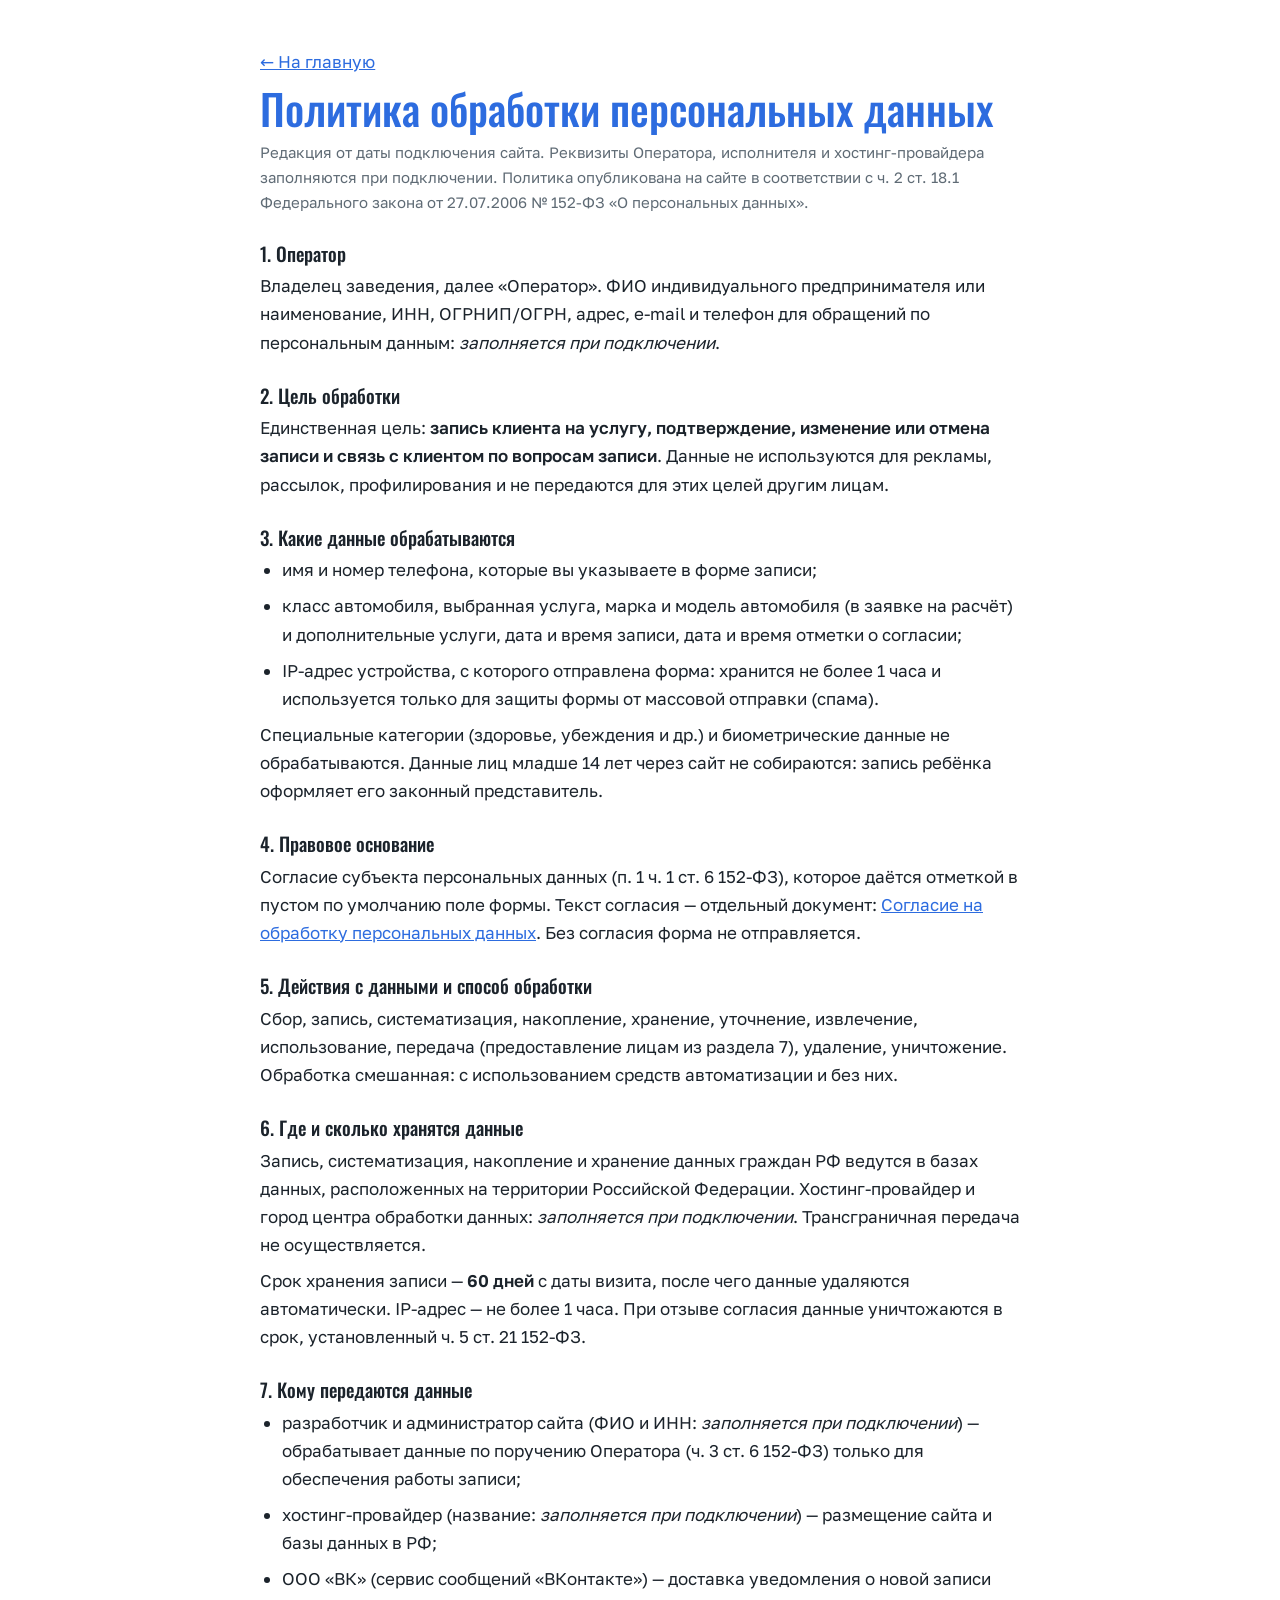
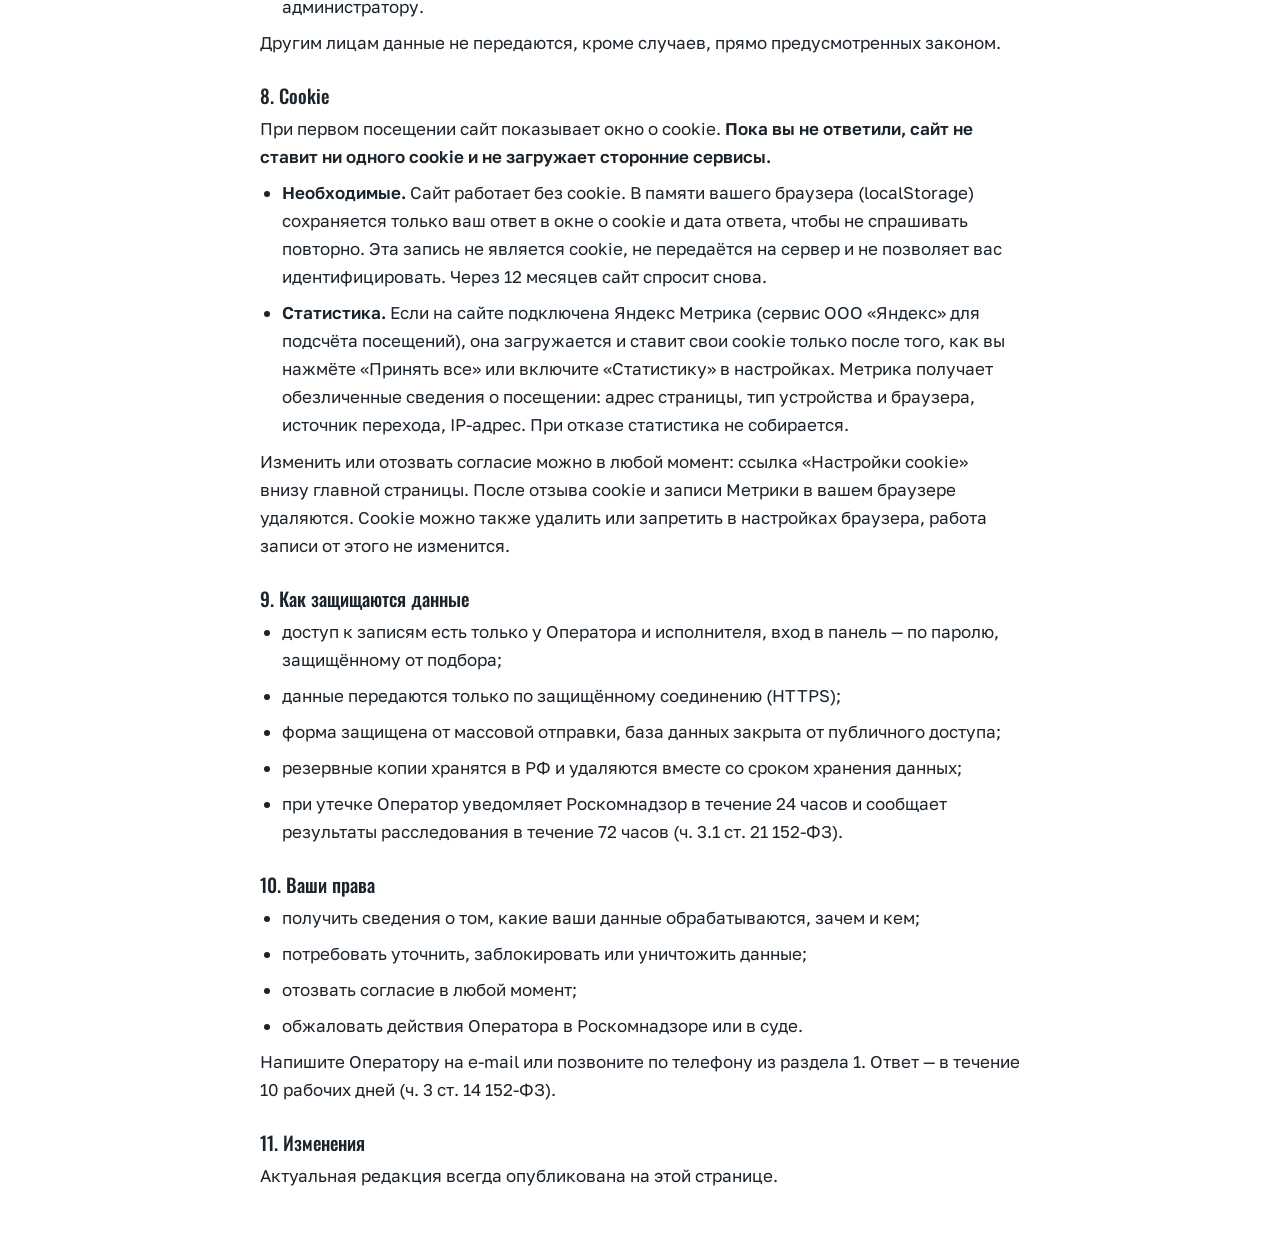
<file: privacy.html>
<!DOCTYPE html>
<html lang="ru">
<head>
<meta name="robots" content="noindex">
<meta charset="utf-8">
<meta name="viewport" content="width=device-width, initial-scale=1">
<title>Политика обработки персональных данных</title>
<link rel="icon" type="image/png" href="favicon.png">
<link rel="stylesheet" href="fonts/fonts.css">
<style>
:root{--bg:#ffffff;--ink:#1b232b;--muted:#5f6b75;--gold:#2d6cdf}
*{box-sizing:border-box;margin:0}
body{font-family:"Golos Text",system-ui,sans-serif;background:var(--bg);color:var(--ink);line-height:1.65;font-size:17px;padding:48px 24px}
main{max-width:760px;margin:0 auto}
h1,h2{font-family:Oswald,"Arial Narrow",sans-serif;font-weight:500;line-height:1.15}
h1{font-size:clamp(28px,6vw,42px);margin-bottom:8px;color:var(--gold)}
h2{font-size:19px;margin:28px 0 8px}
p,li{margin-bottom:8px}
ul{padding-left:22px}
a{color:var(--gold)}
:focus-visible{outline:2px solid var(--gold);outline-offset:3px}
.muted{color:var(--muted);font-size:15px}
</style>
</head>
<body>
<main>
<p><a href="index.html">← На главную</a></p>
<h1>Политика обработки персональных данных</h1>
<p class="muted">Редакция от даты подключения сайта. Реквизиты Оператора, исполнителя и хостинг-провайдера заполняются при подключении. Политика опубликована на сайте в соответствии с ч. 2 ст. 18.1 Федерального закона от 27.07.2006 № 152-ФЗ «О персональных данных».</p>

<h2>1. Оператор</h2>
<p>Владелец заведения, далее «Оператор». ФИО индивидуального предпринимателя или наименование, ИНН, ОГРНИП/ОГРН, адрес, e-mail и телефон для обращений по персональным данным: <i>заполняется при подключении</i>.</p>

<h2>2. Цель обработки</h2>
<p>Единственная цель: <b>запись клиента на услугу, подтверждение, изменение или отмена записи и связь с клиентом по вопросам записи</b>. Данные не используются для рекламы, рассылок, профилирования и не передаются для этих целей другим лицам.</p>

<h2>3. Какие данные обрабатываются</h2>
<ul>
<li>имя и номер телефона, которые вы указываете в форме записи;</li>
<li>класс автомобиля, выбранная услуга, марка и модель автомобиля (в заявке на расчёт) и дополнительные услуги, дата и время записи, дата и время отметки о согласии;</li>
<li>IP-адрес устройства, с которого отправлена форма: хранится не более 1 часа и используется только для защиты формы от массовой отправки (спама).</li>
</ul>
<p>Специальные категории (здоровье, убеждения и др.) и биометрические данные не обрабатываются. Данные лиц младше 14 лет через сайт не собираются: запись ребёнка оформляет его законный представитель.</p>

<h2>4. Правовое основание</h2>
<p>Согласие субъекта персональных данных (п. 1 ч. 1 ст. 6 152-ФЗ), которое даётся отметкой в пустом по умолчанию поле формы. Текст согласия — отдельный документ: <a href="soglasie.html">Согласие на обработку персональных данных</a>. Без согласия форма не отправляется.</p>

<h2>5. Действия с данными и способ обработки</h2>
<p>Сбор, запись, систематизация, накопление, хранение, уточнение, извлечение, использование, передача (предоставление лицам из раздела 7), удаление, уничтожение. Обработка смешанная: с использованием средств автоматизации и без них.</p>

<h2>6. Где и сколько хранятся данные</h2>
<p>Запись, систематизация, накопление и хранение данных граждан РФ ведутся в базах данных, расположенных на территории Российской Федерации. Хостинг-провайдер и город центра обработки данных: <i>заполняется при подключении</i>. Трансграничная передача не осуществляется.</p>
<p>Срок хранения записи — <b>60 дней</b> с даты визита, после чего данные удаляются автоматически. IP-адрес — не более 1 часа. При отзыве согласия данные уничтожаются в срок, установленный ч. 5 ст. 21 152-ФЗ.</p>

<h2>7. Кому передаются данные</h2>
<ul>
<li>разработчик и администратор сайта (ФИО и ИНН: <i>заполняется при подключении</i>) — обрабатывает данные по поручению Оператора (ч. 3 ст. 6 152-ФЗ) только для обеспечения работы записи;</li>
<li>хостинг-провайдер (название: <i>заполняется при подключении</i>) — размещение сайта и базы данных в РФ;</li>
<li>ООО «ВК» (сервис сообщений «ВКонтакте») — доставка уведомления о новой записи администратору.</li>
</ul>
<p>Другим лицам данные не передаются, кроме случаев, прямо предусмотренных законом.</p>

<h2 id="cookie">8. Cookie</h2>
<p>При первом посещении сайт показывает окно о cookie. <b>Пока вы не ответили, сайт не ставит ни одного cookie и не загружает сторонние сервисы.</b></p>
<ul>
<li><b>Необходимые.</b> Сайт работает без cookie. В памяти вашего браузера (localStorage) сохраняется только ваш ответ в окне о cookie и дата ответа, чтобы не спрашивать повторно. Эта запись не является cookie, не передаётся на сервер и не позволяет вас идентифицировать. Через 12 месяцев сайт спросит снова.</li>
<li><b>Статистика.</b> Если на сайте подключена Яндекс Метрика (сервис ООО «Яндекс» для подсчёта посещений), она загружается и ставит свои cookie только после того, как вы нажмёте «Принять все» или включите «Статистику» в настройках. Метрика получает обезличенные сведения о посещении: адрес страницы, тип устройства и браузера, источник перехода, IP-адрес. При отказе статистика не собирается.</li>
</ul>
<p>Изменить или отозвать согласие можно в любой момент: ссылка «Настройки cookie» внизу главной страницы. После отзыва cookie и записи Метрики в вашем браузере удаляются. Cookie можно также удалить или запретить в настройках браузера, работа записи от этого не изменится.</p>

<h2>9. Как защищаются данные</h2>
<ul>
<li>доступ к записям есть только у Оператора и исполнителя, вход в панель — по паролю, защищённому от подбора;</li>
<li>данные передаются только по защищённому соединению (HTTPS);</li>
<li>форма защищена от массовой отправки, база данных закрыта от публичного доступа;</li>
<li>резервные копии хранятся в РФ и удаляются вместе со сроком хранения данных;</li>
<li>при утечке Оператор уведомляет Роскомнадзор в течение 24 часов и сообщает результаты расследования в течение 72 часов (ч. 3.1 ст. 21 152-ФЗ).</li>
</ul>

<h2>10. Ваши права</h2>
<ul>
<li>получить сведения о том, какие ваши данные обрабатываются, зачем и кем;</li>
<li>потребовать уточнить, заблокировать или уничтожить данные;</li>
<li>отозвать согласие в любой момент;</li>
<li>обжаловать действия Оператора в Роскомнадзоре или в суде.</li>
</ul>
<p>Напишите Оператору на e-mail или позвоните по телефону из раздела 1. Ответ — в течение 10 рабочих дней (ч. 3 ст. 14 152-ФЗ).</p>

<h2>11. Изменения</h2>
<p>Актуальная редакция всегда опубликована на этой странице.</p>
</main>
</body>
</html>
</file>
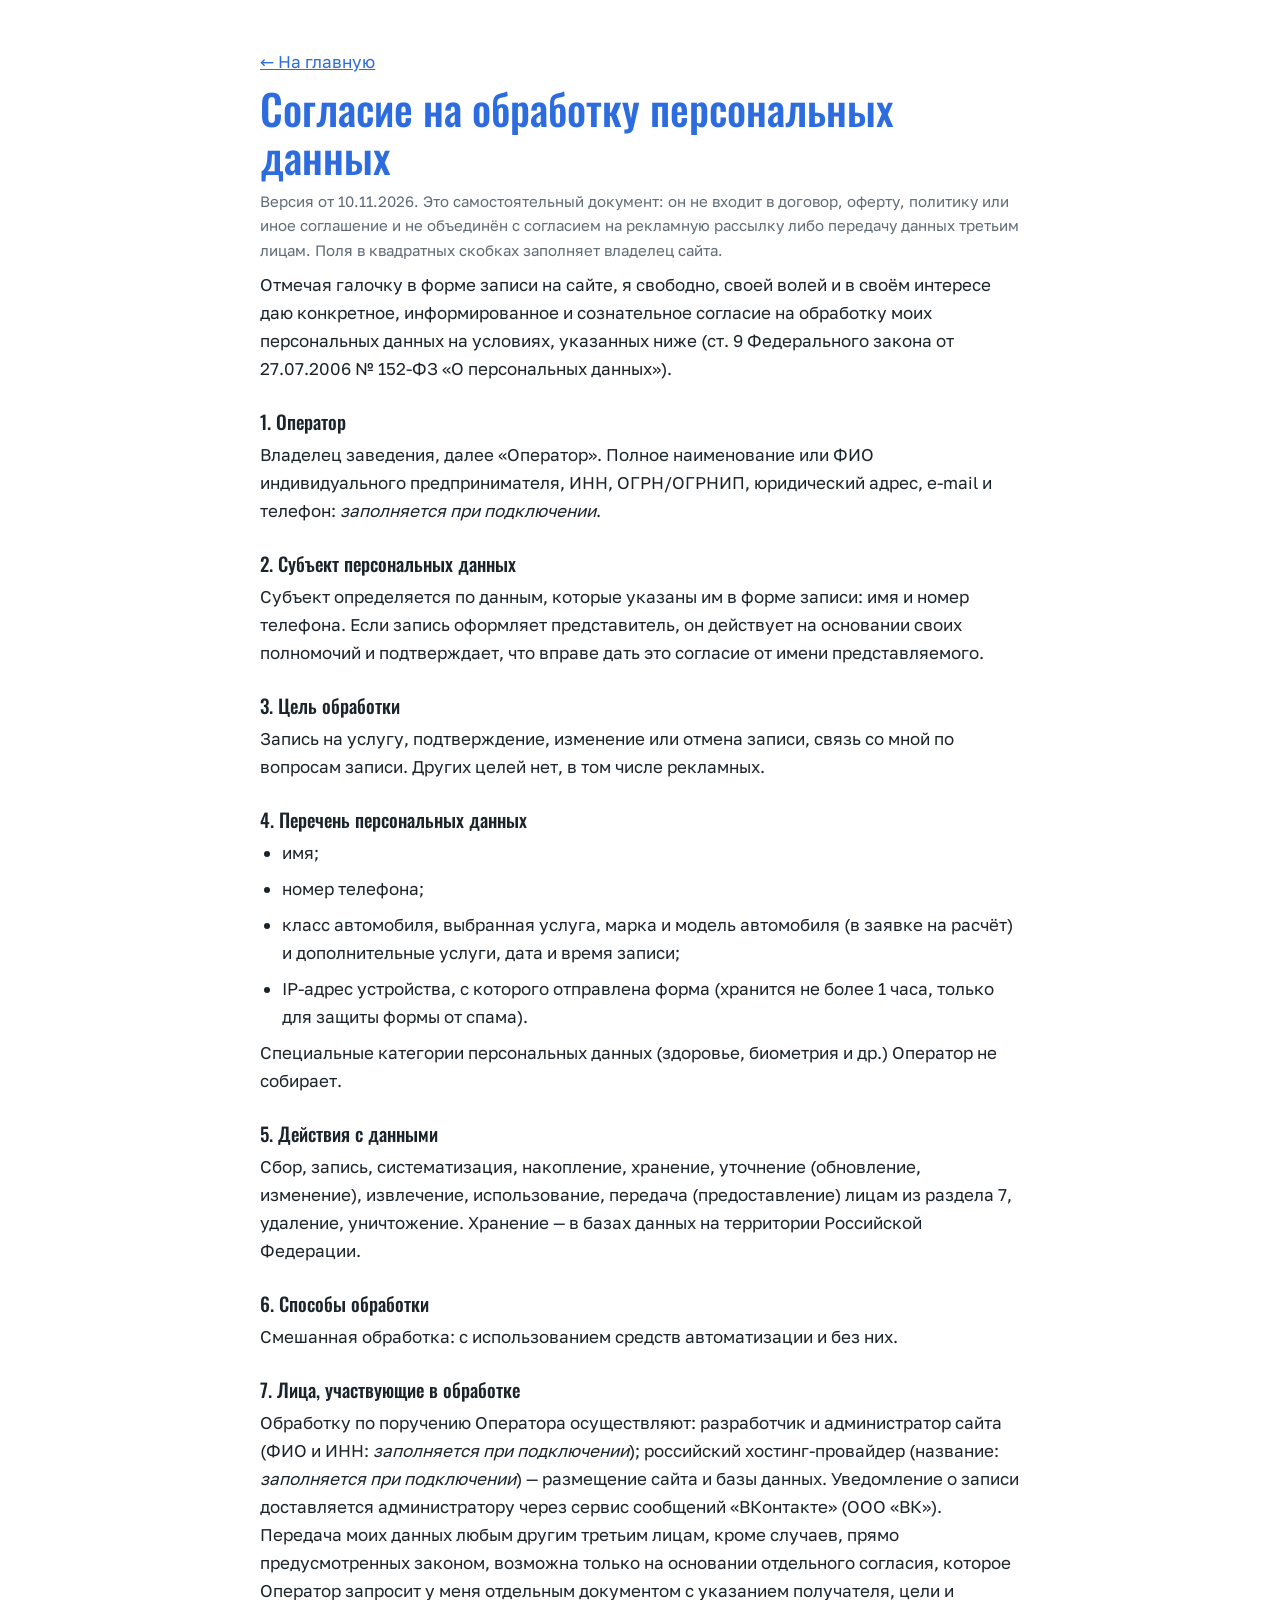
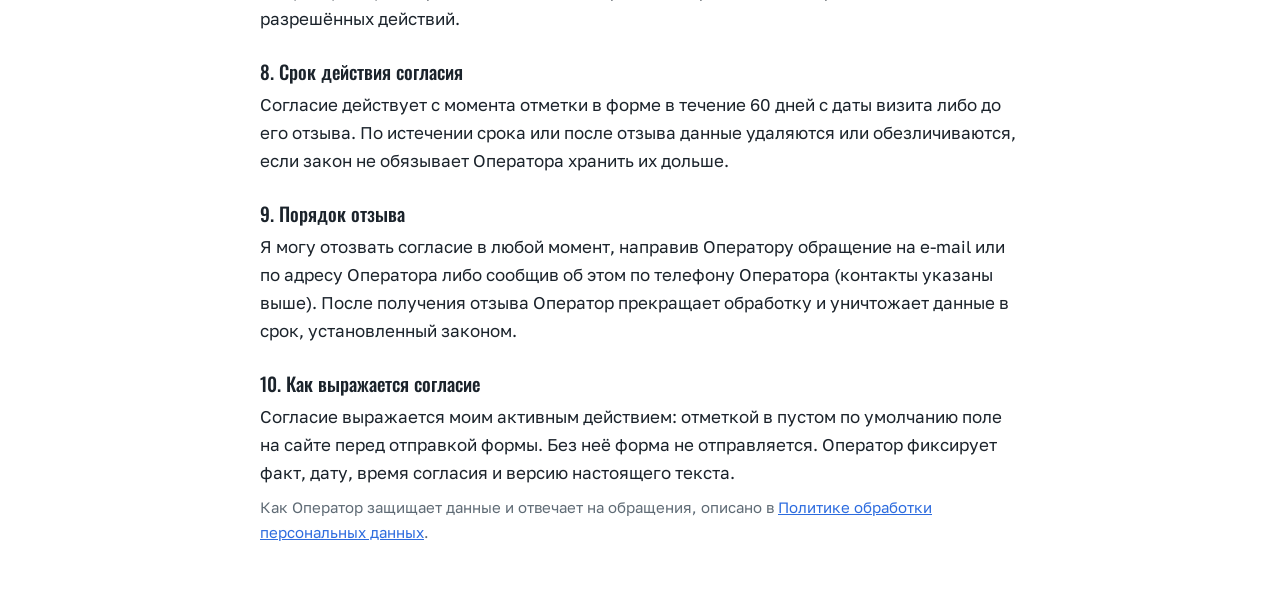
<file: soglasie.html>
<!DOCTYPE html>
<html lang="ru">
<head>
<meta name="robots" content="noindex">
<meta charset="utf-8">
<meta name="viewport" content="width=device-width, initial-scale=1">
<title>Согласие на обработку персональных данных</title>
<link rel="icon" type="image/png" href="favicon.png">
<link rel="stylesheet" href="fonts/fonts.css">
<style>
:root{--bg:#ffffff;--ink:#1b232b;--muted:#5f6b75;--gold:#2d6cdf}
*{box-sizing:border-box;margin:0}
body{font-family:"Golos Text",system-ui,sans-serif;background:var(--bg);color:var(--ink);line-height:1.65;font-size:17px;padding:48px 24px}
main{max-width:760px;margin:0 auto}
h1,h2{font-family:Oswald,"Arial Narrow",sans-serif;font-weight:500;line-height:1.15}
h1{font-size:clamp(28px,6vw,42px);margin-bottom:8px;color:var(--gold)}
h2{font-size:19px;margin:28px 0 8px}
p,li{margin-bottom:8px}
ul{padding-left:22px}
a{color:var(--gold)}
:focus-visible{outline:2px solid var(--gold);outline-offset:3px}
.muted{color:var(--muted);font-size:15px}
</style>
</head>
<body>
<main>
<p><a href="index.html">← На главную</a></p>
<h1>Согласие на обработку персональных данных</h1>
<p class="muted">Версия от 10.11.2026. Это самостоятельный документ: он не входит в договор, оферту, политику или иное соглашение и не объединён с согласием на рекламную рассылку либо передачу данных третьим лицам. Поля в квадратных скобках заполняет владелец сайта.</p>

<p>Отмечая галочку в форме записи на сайте, я свободно, своей волей и в своём интересе даю конкретное, информированное и сознательное согласие на обработку моих персональных данных на условиях, указанных ниже (ст. 9 Федерального закона от 27.07.2006 № 152-ФЗ «О персональных данных»).</p>

<h2>1. Оператор</h2>
<p>Владелец заведения, далее «Оператор». Полное наименование или ФИО индивидуального предпринимателя, ИНН, ОГРН/ОГРНИП, юридический адрес, e-mail и телефон: <i>заполняется при подключении</i>.</p>

<h2>2. Субъект персональных данных</h2>
<p>Субъект определяется по данным, которые указаны им в форме записи: имя и номер телефона. Если запись оформляет представитель, он действует на основании своих полномочий и подтверждает, что вправе дать это согласие от имени представляемого.</p>

<h2>3. Цель обработки</h2>
<p>Запись на услугу, подтверждение, изменение или отмена записи, связь со мной по вопросам записи. Других целей нет, в том числе рекламных.</p>

<h2>4. Перечень персональных данных</h2>
<ul>
<li>имя;</li>
<li>номер телефона;</li>
<li>класс автомобиля, выбранная услуга, марка и модель автомобиля (в заявке на расчёт) и дополнительные услуги, дата и время записи;</li>
<li>IP-адрес устройства, с которого отправлена форма (хранится не более 1 часа, только для защиты формы от спама).</li>
</ul>
<p>Специальные категории персональных данных (здоровье, биометрия и др.) Оператор не собирает.</p>

<h2>5. Действия с данными</h2>
<p>Сбор, запись, систематизация, накопление, хранение, уточнение (обновление, изменение), извлечение, использование, передача (предоставление) лицам из раздела 7, удаление, уничтожение. Хранение — в базах данных на территории Российской Федерации.</p>

<h2>6. Способы обработки</h2>
<p>Смешанная обработка: с использованием средств автоматизации и без них.</p>

<h2>7. Лица, участвующие в обработке</h2>
<p>Обработку по поручению Оператора осуществляют: разработчик и администратор сайта (ФИО и ИНН: <i>заполняется при подключении</i>); российский хостинг-провайдер (название: <i>заполняется при подключении</i>) — размещение сайта и базы данных. Уведомление о записи доставляется администратору через сервис сообщений «ВКонтакте» (ООО «ВК»). Передача моих данных любым другим третьим лицам, кроме случаев, прямо предусмотренных законом, возможна только на основании отдельного согласия, которое Оператор запросит у меня отдельным документом с указанием получателя, цели и разрешённых действий.</p>

<h2>8. Срок действия согласия</h2>
<p>Согласие действует с момента отметки в форме в течение 60 дней с даты визита либо до его отзыва. По истечении срока или после отзыва данные удаляются или обезличиваются, если закон не обязывает Оператора хранить их дольше.</p>

<h2>9. Порядок отзыва</h2>
<p>Я могу отозвать согласие в любой момент, направив Оператору обращение на e-mail или по адресу Оператора либо сообщив об этом по телефону Оператора (контакты указаны выше). После получения отзыва Оператор прекращает обработку и уничтожает данные в срок, установленный законом.</p>

<h2>10. Как выражается согласие</h2>
<p>Согласие выражается моим активным действием: отметкой в пустом по умолчанию поле на сайте перед отправкой формы. Без неё форма не отправляется. Оператор фиксирует факт, дату, время согласия и версию настоящего текста.</p>

<p class="muted">Как Оператор защищает данные и отвечает на обращения, описано в <a href="privacy.html">Политике обработки персональных данных</a>.</p>
</main>
</body>
</html>
</file>
<file: fonts/fonts.css>
/* Шрифты лежат на самом сайте, а не грузятся с Google Fonts: так IP посетителей не уходит за рубеж (152-ФЗ). Лицензия SIL OFL 1.1, тексты рядом. */
@font-face{font-family:'Montserrat Alternates';font-style:normal;font-weight:600;font-display:swap;src:url(MontserratAlternates-cyrillic-600.woff2) format('woff2');unicode-range:U+0301, U+0400-045F, U+0490-0491, U+04B0-04B1, U+2116}
@font-face{font-family:'Montserrat Alternates';font-style:normal;font-weight:600;font-display:swap;src:url(MontserratAlternates-latin-600.woff2) format('woff2');unicode-range:U+0000-00FF, U+0131, U+0152-0153, U+02BB-02BC, U+02C6, U+02DA, U+02DC, U+0304, U+0308, U+0329, U+2000-206F, U+20AC, U+2122, U+2191, U+2193, U+2212, U+2215, U+FEFF, U+FFFD}
@font-face{font-family:'Montserrat Alternates';font-style:normal;font-weight:700;font-display:swap;src:url(MontserratAlternates-cyrillic-700.woff2) format('woff2');unicode-range:U+0301, U+0400-045F, U+0490-0491, U+04B0-04B1, U+2116}
@font-face{font-family:'Montserrat Alternates';font-style:normal;font-weight:700;font-display:swap;src:url(MontserratAlternates-latin-700.woff2) format('woff2');unicode-range:U+0000-00FF, U+0131, U+0152-0153, U+02BB-02BC, U+02C6, U+02DA, U+02DC, U+0304, U+0308, U+0329, U+2000-206F, U+20AC, U+2122, U+2191, U+2193, U+2212, U+2215, U+FEFF, U+FFFD}
@font-face{font-family:'Nunito';font-style:normal;font-weight:400 700;font-display:swap;src:url(Nunito-cyrillic-400.woff2) format('woff2');unicode-range:U+0301, U+0400-045F, U+0490-0491, U+04B0-04B1, U+2116}
@font-face{font-family:'Nunito';font-style:normal;font-weight:400 700;font-display:swap;src:url(Nunito-latin-400.woff2) format('woff2');unicode-range:U+0000-00FF, U+0131, U+0152-0153, U+02BB-02BC, U+02C6, U+02DA, U+02DC, U+0304, U+0308, U+0329, U+2000-206F, U+20AC, U+2122, U+2191, U+2193, U+2212, U+2215, U+FEFF, U+FFFD}
@font-face{font-family:'Golos Text';font-style:normal;font-weight:400 600;font-display:swap;src:url(GolosText-cyrillic-400.woff2) format('woff2');unicode-range:U+0301, U+0400-045F, U+0490-0491, U+04B0-04B1, U+2116}
@font-face{font-family:'Golos Text';font-style:normal;font-weight:400 600;font-display:swap;src:url(GolosText-latin-400.woff2) format('woff2');unicode-range:U+0000-00FF, U+0131, U+0152-0153, U+02BB-02BC, U+02C6, U+02DA, U+02DC, U+0304, U+0308, U+0329, U+2000-206F, U+20AC, U+2122, U+2191, U+2193, U+2212, U+2215, U+FEFF, U+FFFD}
@font-face{font-family:'Oswald';font-style:normal;font-weight:500 700;font-display:swap;src:url(Oswald-cyrillic-500.woff2) format('woff2');unicode-range:U+0301, U+0400-045F, U+0490-0491, U+04B0-04B1, U+2116}
@font-face{font-family:'Oswald';font-style:normal;font-weight:500 700;font-display:swap;src:url(Oswald-latin-500.woff2) format('woff2');unicode-range:U+0000-00FF, U+0131, U+0152-0153, U+02BB-02BC, U+02C6, U+02DA, U+02DC, U+0304, U+0308, U+0329, U+2000-206F, U+20AC, U+2122, U+2191, U+2193, U+2212, U+2215, U+FEFF, U+FFFD}
</file>
